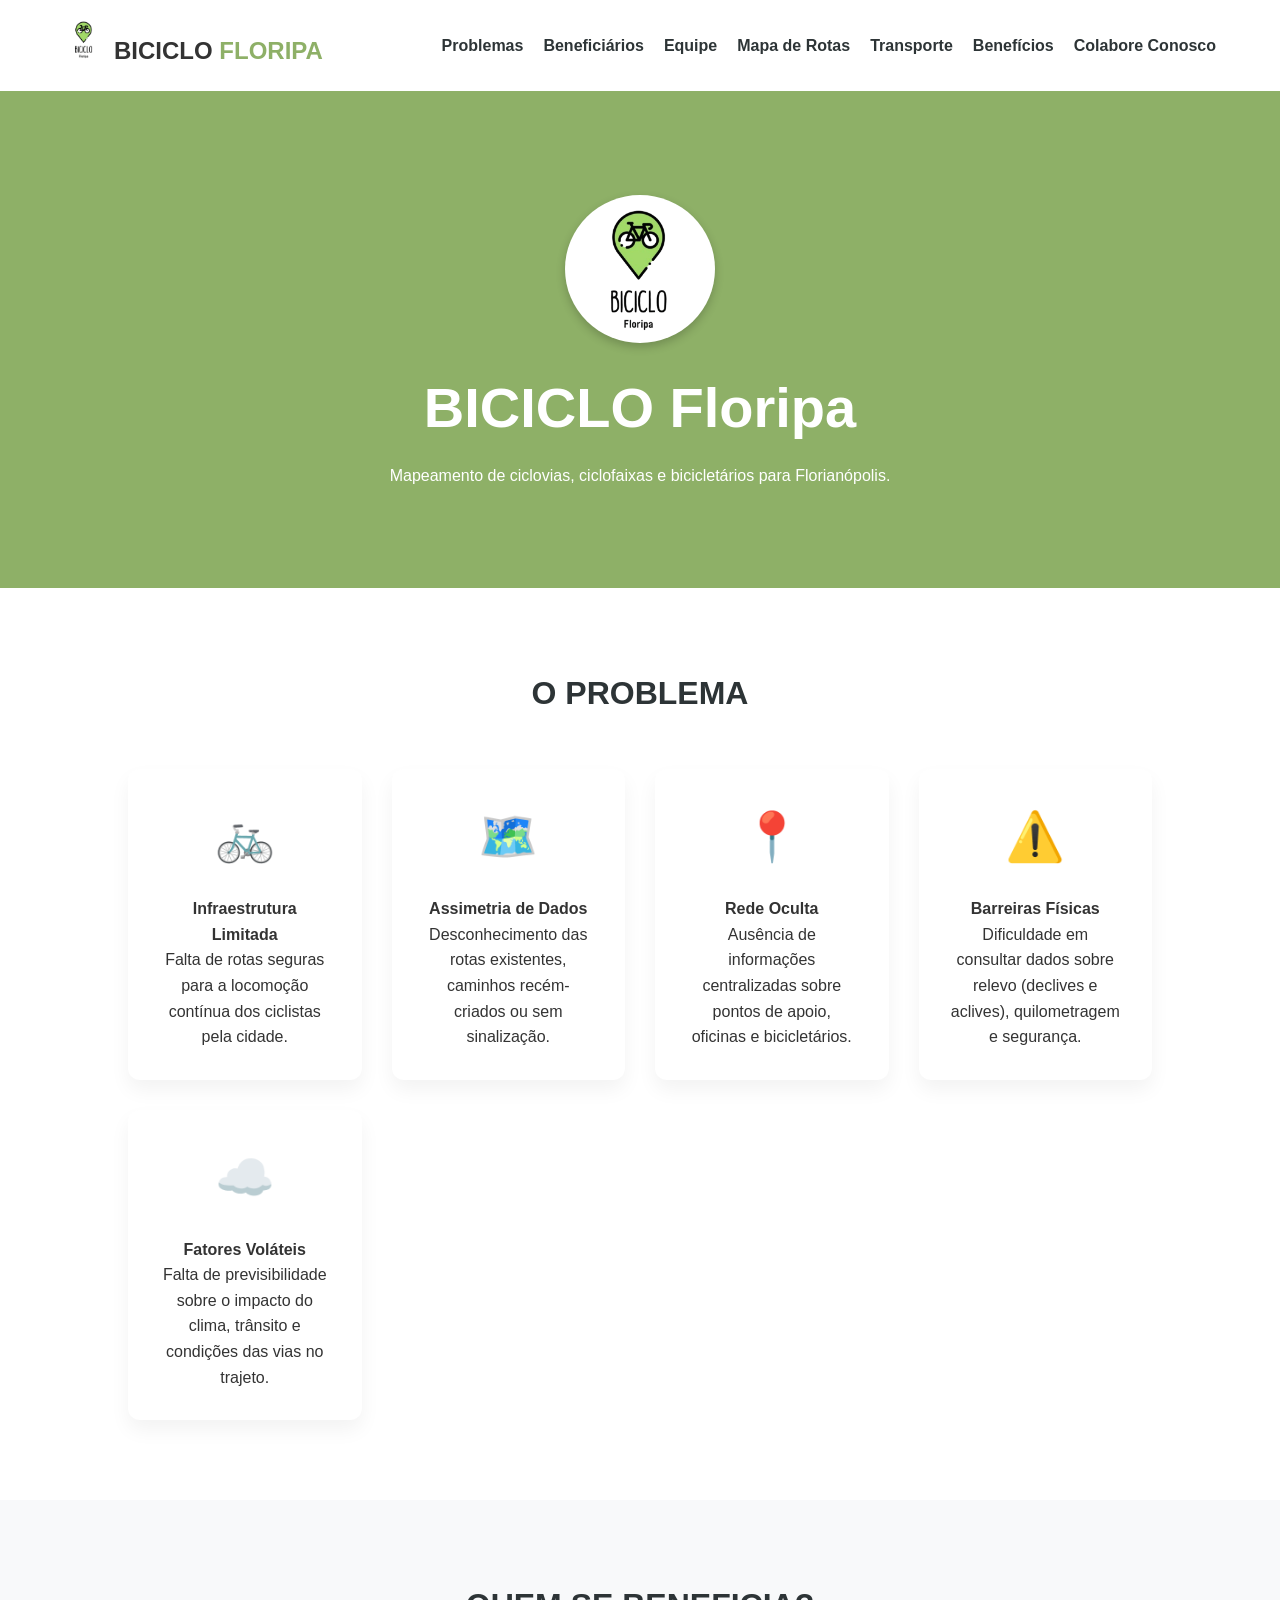
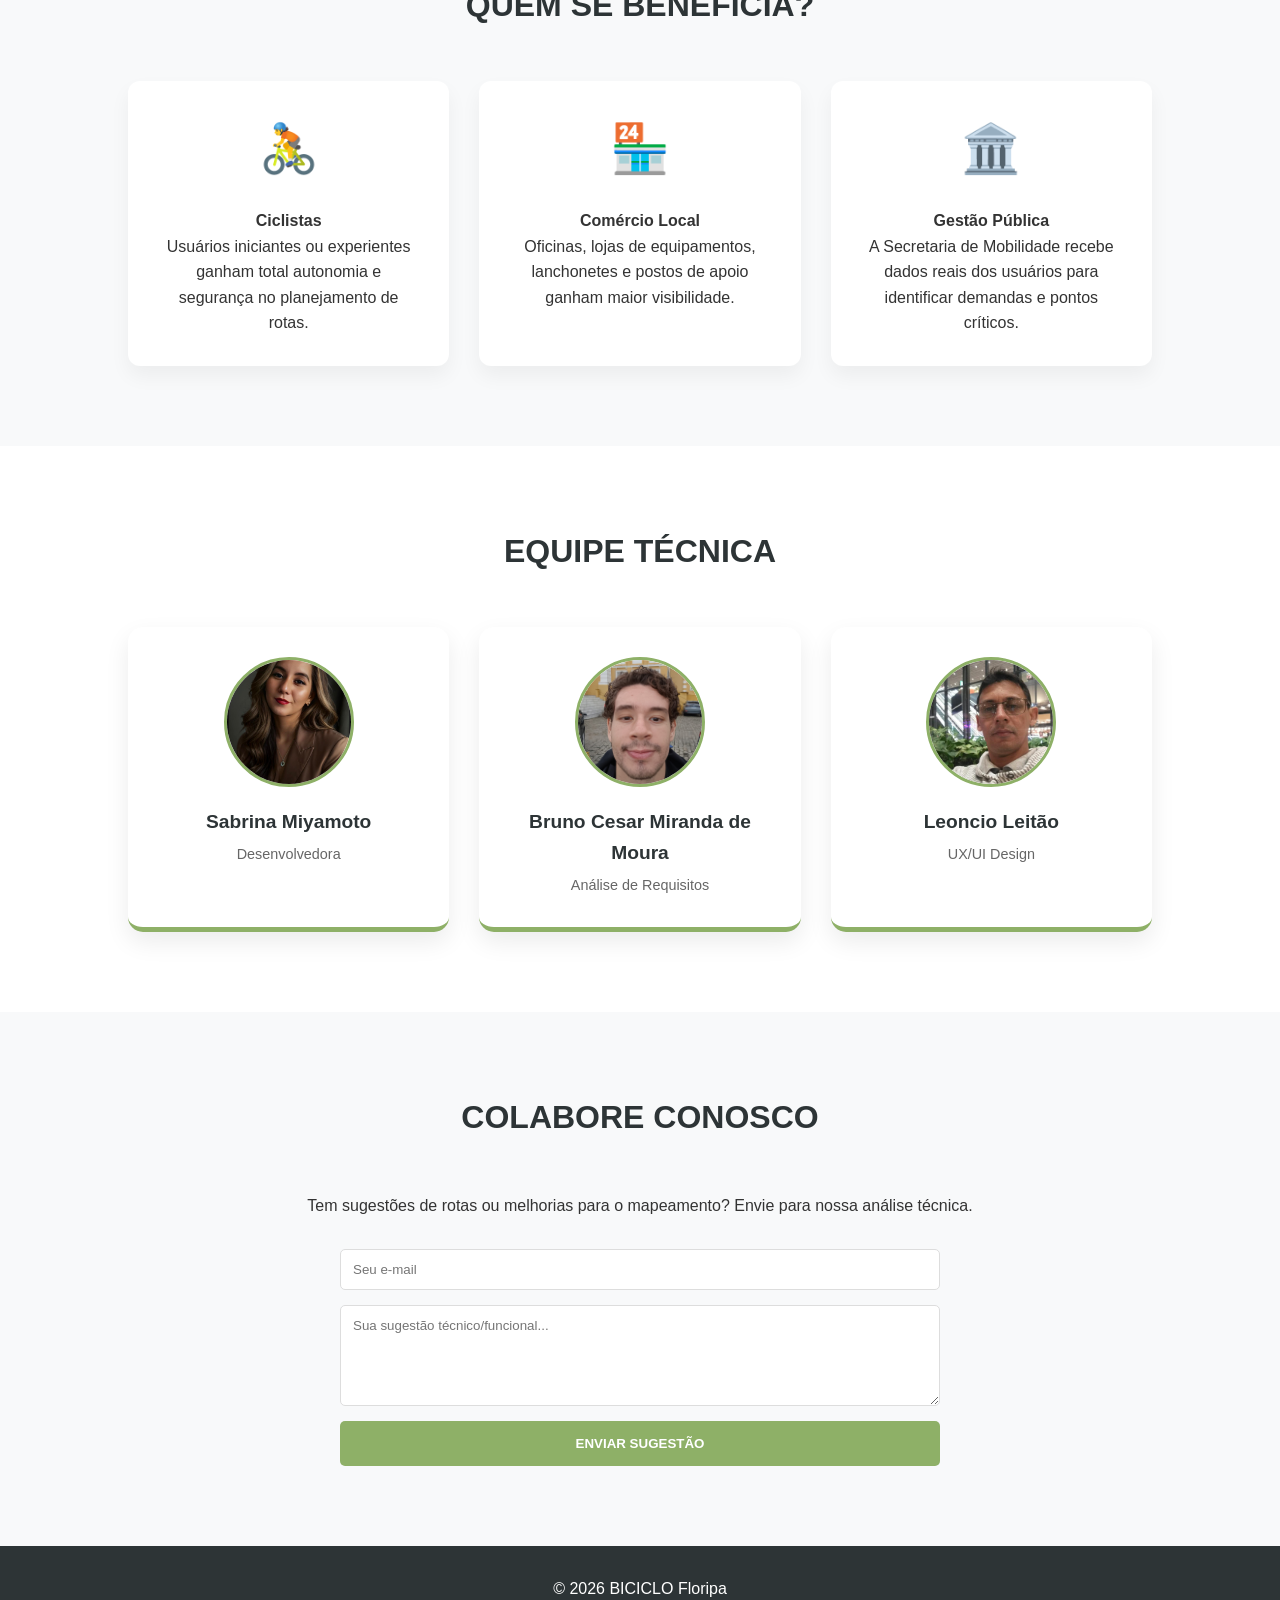
<file: index.html>
<!DOCTYPE html>
<html lang="pt-BR">
<head>
    <meta charset="UTF-8">
    <meta name="viewport" content="width=device-width, initial-scale=1.0">
    <link rel="shortcut icon" href="/img/logo.biciclo.png" type="image/x-icon">
    <title>BICICLO Floripa | MVP</title>
    <link rel="stylesheet" href="index.css">
    <link rel="preconnect" href="https://fonts.googleapis.com">
    <link rel="preconnect" href="https://fonts.gstatic.com" crossorigin>
    <link href="https://fonts.googleapis.com/css2?family=Montserrat:wght@400;700&display=swap" rel="stylesheet">
</head>
<body>

    <nav class="navbar">
        <div class="logo">
            <img src="/img/logo.biciclo.png" alt="Logo BICICLO Floripa" class="logo-navbar">BICICLO<span> Floripa</span>
        </div>
        <button class="menu-toggle" aria-label="Abrir menu">
            <span></span>
            <span></span>
            <span></span>
        </button>
        <ul class="nav-links">
            <li><a href="index.html#problemas">Problemas</a></li>
            <li><a href="index.html#beneficiarios">Beneficiários</a></li>
            <li><a href="index.html#colaboradores">Equipe</a></li>
            <li><a href="./rotas.html">Mapa de Rotas</a></li>
            <li><a href="./transporte.html">Transporte</a></li>
            <li><a href="./beneficios.html">Benefícios</a></li>
            <li><a href="index.html#contato">Colabore Conosco</a></li>
        </ul>
    </nav>

    <header class="hero">
        <div class="hero-content">
            <img src="/img/logo.biciclo.png" alt="Logo BICICLO Floripa" class="logo-hero">
            <h1>BICICLO Floripa</h1>
            <p>Mapeamento de ciclovias, ciclofaixas e bicicletários para Florianópolis.</p>
        </div>
    </header>

<section id="problemas" class="section-container">
    <h2>O Problema</h2>
    <div class="grid-problemas">
        <div class="item-problema">
            <span class="icon">🚲</span>
            <strong>Infraestrutura Limitada</strong>
            <p>Falta de rotas seguras para a locomoção contínua dos ciclistas pela cidade.</p>
        </div>
        <div class="item-problema">
            <span class="icon">🗺️</span>
            <strong>Assimetria de Dados</strong>
            <p>Desconhecimento das rotas existentes, caminhos recém-criados ou sem sinalização.</p>
        </div>
        <div class="item-problema">
            <span class="icon">📍</span>
            <strong>Rede Oculta</strong>
            <p>Ausência de informações centralizadas sobre pontos de apoio, oficinas e bicicletários.</p>
        </div>
        <div class="item-problema">
            <span class="icon">⚠️</span>
            <strong>Barreiras Físicas</strong>
            <p>Dificuldade em consultar dados sobre relevo (declives e aclives), quilometragem e segurança.</p>
        </div>
        <div class="item-problema" >
            <span class="icon">☁️</span>
            <strong>Fatores Voláteis</strong>
            <p>Falta de previsibilidade sobre o impacto do clima, trânsito e condições das vias no trajeto.</p>
        </div>
    </div>
</section>

<section id="beneficiarios" class="section-container bg-light">
    <h2>Quem se beneficia?</h2>
    <div class="grid-problemas">
        <div class="item-problema">
            <span class="icon">🚴</span>
            <strong>Ciclistas</strong>
            <p>Usuários iniciantes ou experientes ganham total autonomia e segurança no planejamento de rotas.</p>
        </div>
        <div class="item-problema">
            <span class="icon">🏪</span>
            <strong>Comércio Local</strong>
            <p>Oficinas, lojas de equipamentos, lanchonetes e postos de apoio ganham maior visibilidade.</p>
        </div>
        <div class="item-problema">
            <span class="icon">🏛️</span>
            <strong>Gestão Pública</strong>
            <p>A Secretaria de Mobilidade recebe dados reais dos usuários para identificar demandas e pontos críticos.</p>
        </div>
    </div>
</section>

    <section id="colaboradores" class="section-container">
        <h2>Equipe Técnica</h2>
        <div class="grid-colaboradores">
            <div class="card-colaborador">
                <div class="foto-colaborador">
                    <img src="/img/foto.jpg" alt="Foto Sabrina">
                </div>
                <strong>Sabrina Miyamoto</strong>
                <p>Desenvolvedora</p>
            </div>
            <div class="card-colaborador">
                <div class="foto-colaborador">
                    <img src="/img/WhatsApp Image 2026-04-28 at 19.31.24.jpeg" alt="Foto Colaborador 2">
                </div>
                <strong>Bruno Cesar Miranda de Moura</strong>
                <p>Análise de Requisitos</p>
            </div>
            <div class="card-colaborador">
                <div class="foto-colaborador">
                    <img src="/img/WhatsApp Image 2026-04-27 at 21.43.38.jpeg" alt="Leoncio">
                </div>
                <strong>Leoncio Leitão</strong>
                <p>UX/UI Design</p>
            </div>
        </div>
    </section>

    <section id="contato" class="section-container bg-light">
        <h2>Colabore Conosco</h2>
        <p style="text-align: center; margin-bottom: 30px;">Tem sugestões de rotas ou melhorias para o mapeamento? Envie para nossa análise técnica.</p>
        <form action="https://formspree.io/f/mrernkwe" method="POST" class="form-contato">
            <input type="email" name="email" placeholder="Seu e-mail" required>
            <textarea name="mensagem" placeholder="Sua sugestão técnico/funcional..." rows="5" required></textarea>
            <button type="submit" class="btn-enviar">Enviar Sugestão</button>
        </form>
    </section>

    <footer>
        <p>&copy; 2026 BICICLO Floripa</p>      
    </footer>

    <script>
        const menuToggle = document.querySelector('.menu-toggle');
        const navMenu = document.querySelector('.nav-links');
        menuToggle.addEventListener('click', () => {
            menuToggle.classList.toggle('open');
            navMenu.classList.toggle('active');
        });
        document.querySelectorAll('.nav-links a').forEach(link => {
            link.addEventListener('click', () => {
                menuToggle.classList.remove('open');
                navMenu.classList.remove('active');
            });
        });
    </script>
</body>
</html>
</file>
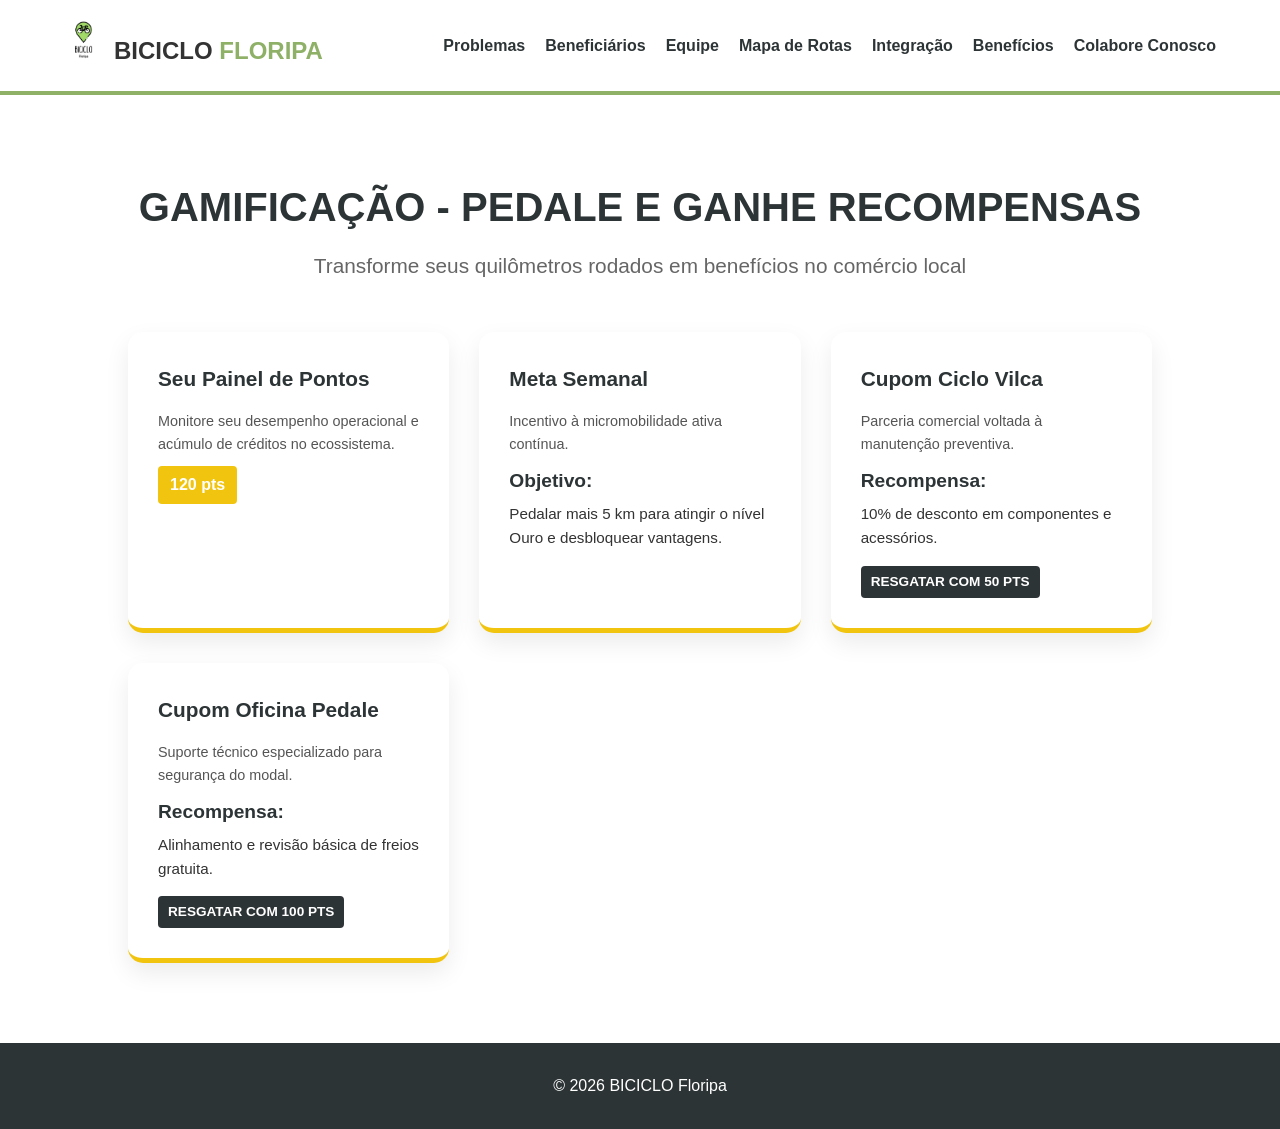
<file: beneficios.html>
<!DOCTYPE html>
<html lang="pt-BR">
<head>
    <meta charset="UTF-8">
    <meta name="viewport" content="width=device-width, initial-scale=1.0">
    <title>BICICLO | Sistema de Recompensas</title>
    <link rel="stylesheet" href="index.css">
</head>
<body>

    <nav class="navbar">
        <div class="logo"><img src="/img/logo.biciclo.png" alt="Logo BICICLO Floripa" class="logo-navbar">BICICLO<span> Floripa</span></div>
        <button class="menu-toggle" aria-label="Abrir menu">
            <span></span>
            <span></span>
            <span></span>
        </button>
        <ul>
            <li><a href="index.html#problemas">Problemas</a></li>
            <li><a href="index.html#beneficiarios">Beneficiários</a></li>
            <li><a href="index.html#colaboradores">Equipe</a></li>
            <li><a href="rotas.html">Mapa de Rotas</a></li>
            <li><a href="transporte.html">Integração</a></li>
            <li><a href="beneficios.html">Benefícios</a></li>
            <li><a href="index.html#contato">Colabore Conosco</a></li>
        </ul>
    </nav>

    <div class="content-container" style="padding: 80px 10%;">
        <h1 style="text-align: center; margin-bottom: 10px; font-size: 2.5rem; text-transform: uppercase; color: #2d3436;">Gamificação - Pedale e Ganhe Recompensas</h1>
        <h2 style="text-align: center; margin-bottom: 50px; font-size: 1.3rem; color: #666; text-transform: none; font-weight: 400;">Transforme seus quilômetros rodados em benefícios no comércio local</h2>

        <div class="grid-colaboradores">
            <div class="card-colaborador" style="border-bottom: 5px solid #f1c40f; text-align: left;">
                <strong style="font-size: 1.3rem; color: #2d3436;">Seu Painel de Pontos</strong>
                <p style="margin: 15px 0 10px; color: #555;">Monitore seu desempenho operacional e acúmulo de créditos no ecossistema.</p>
                <span style="background: #f1c40f; color: #fff; padding: 6px 12px; border-radius: 4px; font-weight: bold; font-size: 1rem; display: inline-block;">120 pts</span>
            </div>
            <div class="card-colaborador" style="border-bottom: 5px solid #f1c40f; text-align: left;">
                <strong style="font-size: 1.3rem; color: #2d3436;">Meta Semanal</strong>
                <p style="margin: 15px 0 10px; color: #555;">Incentivo à micromobilidade ativa contínua.</p>
                <p style="font-size: 0.95rem; color: #333;"><strong>Objetivo:</strong> Pedalar mais 5 km para atingir o nível Ouro e desbloquear vantagens.</p>
            </div>
            <div class="card-colaborador" style="border-bottom: 5px solid #f1c40f; text-align: left;">
                <strong style="font-size: 1.3rem; color: #2d3436;">Cupom Ciclo Vilca</strong>
                <p style="margin: 15px 0 10px; color: #555;">Parceria comercial voltada à manutenção preventiva.</p>
                <p style="margin-bottom: 15px; font-size: 0.95rem; color: #333;"><strong>Recompensa:</strong> 10% de desconto em componentes e acessórios.</p>
                <span style="background: #2d3436; color: #fff; padding: 5px 10px; border-radius: 4px; font-weight: bold; font-size: 0.85rem; display: inline-block; text-transform: uppercase;">Resgatar com 50 pts</span>
            </div>
            <div class="card-colaborador" style="border-bottom: 5px solid #f1c40f; text-align: left;">
                <strong style="font-size: 1.3rem; color: #2d3436;">Cupom Oficina Pedale</strong>
                <p style="margin: 15px 0 10px; color: #555;">Suporte técnico especializado para segurança do modal.</p>
                <p style="margin-bottom: 15px; font-size: 0.95rem; color: #333;"><strong>Recompensa:</strong> Alinhamento e revisão básica de freios gratuita.</p>
                <span style="background: #2d3436; color: #fff; padding: 5px 10px; border-radius: 4px; font-weight: bold; font-size: 0.85rem; display: inline-block; text-transform: uppercase;">Resgatar com 100 pts</span>
            </div>
        </div>
    </div>

    <footer>
        <p>&copy; 2026 BICICLO Floripa</p>
    </footer>

    <script>
        const menuToggle = document.querySelector('.menu-toggle');
        const navMenu = document.querySelector('.navbar ul');
        menuToggle.addEventListener('click', () => {
            menuToggle.classList.toggle('open');
            navMenu.classList.toggle('active');
        });
        document.querySelectorAll('.navbar ul li a').forEach(link => {
            link.addEventListener('click', () => {
                menuToggle.classList.remove('open');
                navMenu.classList.remove('active');
            });
        });
    </script>
</body>
</html>
</file>
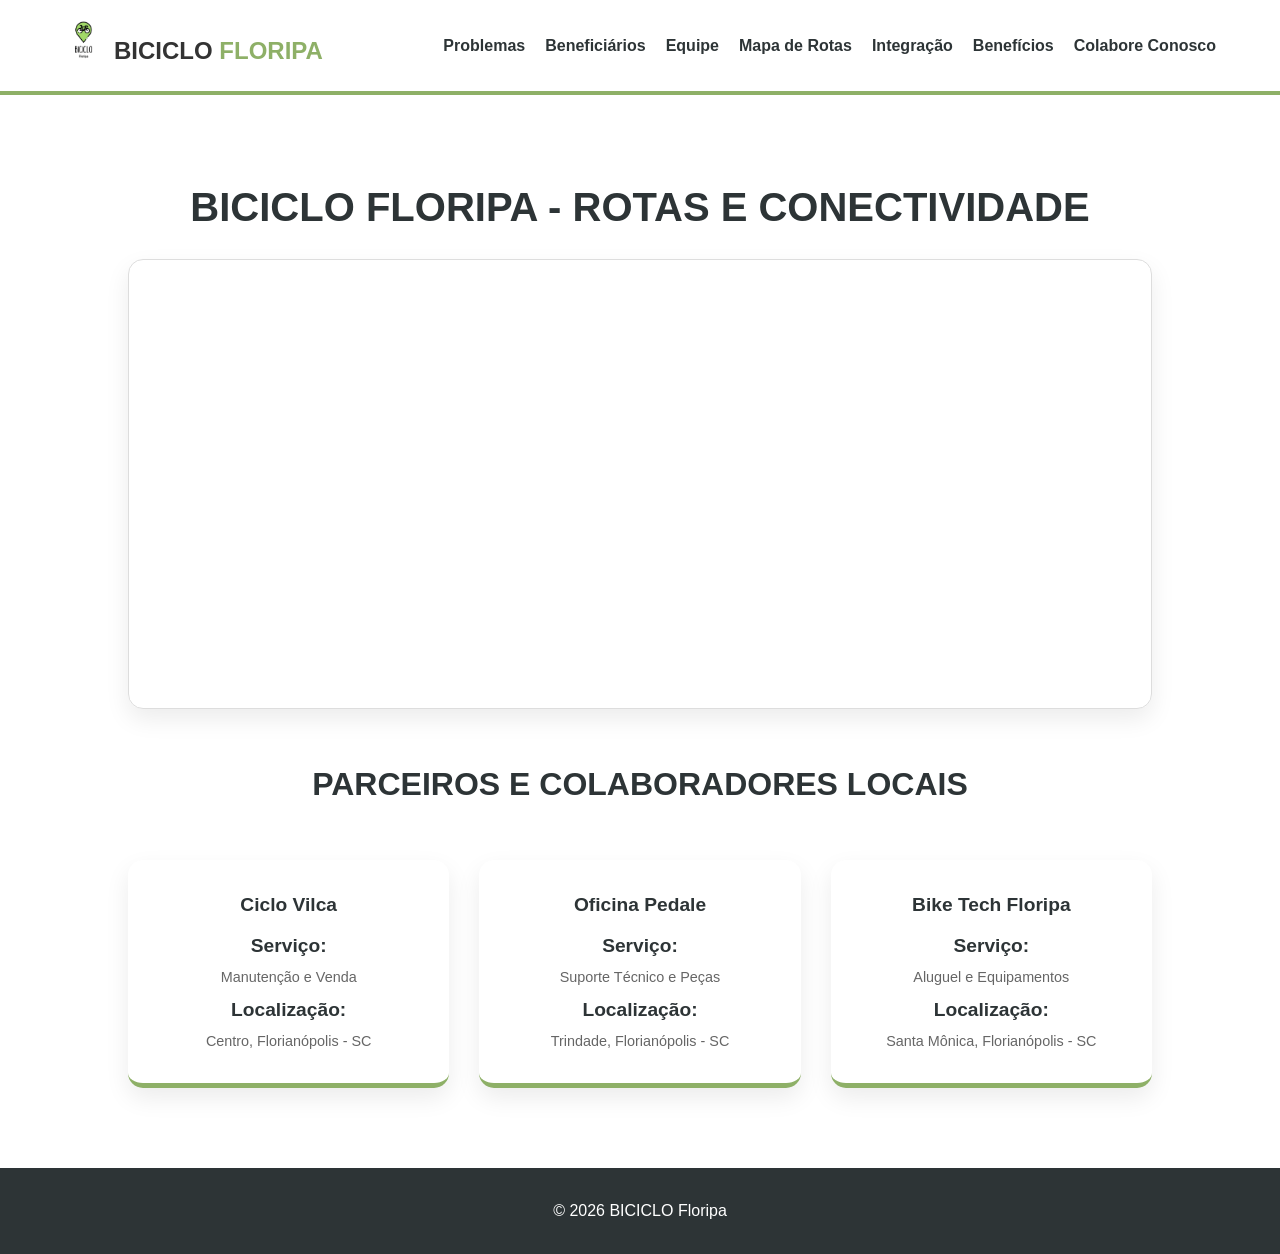
<file: rotas.html>
<!DOCTYPE html>
<html lang="pt-BR">
<head>
    <meta charset="UTF-8">
    <meta name="viewport" content="width=device-width, initial-scale=1.0">
    <title>Biciclo - Rotas e Parceiros</title>
    <link rel="stylesheet" href="index.css">
</head>
<body>

    <nav class="navbar">
        <div class="logo"><img src="/img/logo.biciclo.png" alt="Logo BICICLO Floripa" class="logo-navbar">BICICLO<span> Floripa</span></div>
        <button class="menu-toggle" aria-label="Abrir menu">
            <span></span>
            <span></span>
            <span></span>
        </button>
        <ul>
            <li><a href="index.html#problemas">Problemas</a></li>
            <li><a href="index.html#beneficiarios">Beneficiários</a></li>
            <li><a href="index.html#colaboradores">Equipe</a></li>
            <li><a href="rotas.html">Mapa de Rotas</a></li>
            <li><a href="transporte.html">Integração</a></li>
            <li><a href="beneficios.html">Benefícios</a></li>
            <li><a href="index.html#contato">Colabore Conosco</a></li>
        </ul>
    </nav>

    <div class="content-container" style="padding: 80px 10%;">
        <h1 style="text-align: center; margin-bottom: 20px; font-size: 2.5rem; text-transform: uppercase; color: #2d3436;">BICICLO Floripa - Rotas e Conectividade</h1>
        
        <div style="width: 100%; height: 450px; margin-bottom: 50px; border-radius: 15px; overflow: hidden; box-shadow: 0 10px 25px rgba(0,0,0,0.08); border: 1px solid #ddd;">
            <iframe src="https://www.openstreetmap.org/export/embed.html?bbox=-48.5350%2C-27.6100%2C-48.4950%2C-27.5800&amp;layer=mapnik&amp;marker=-27.5948%2C-48.5146" style="width: 100%; height: 100%; border: none;"></iframe>
        </div>

        <h2 style="text-align: center; margin-bottom: 50px; font-size: 2rem; color: #2d3436; text-transform: uppercase;">Parceiros e Colaboradores Locais</h2>
        <div class="grid-colaboradores">
            <div class="card-colaborador">
                <strong>Ciclo Vilca</strong>
                <p style="margin: 10px 0 5px;"><strong>Serviço:</strong> Manutenção e Venda</p>
                <p><strong>Localização:</strong> Centro, Florianópolis - SC</p>
            </div>
            <div class="card-colaborador">
                <strong>Oficina Pedale</strong>
                <p style="margin: 10px 0 5px;"><strong>Serviço:</strong> Suporte Técnico e Peças</p>
                <p><strong>Localização:</strong> Trindade, Florianópolis - SC</p>
            </div>
            <div class="card-colaborador">
                <strong>Bike Tech Floripa</strong>
                <p style="margin: 10px 0 5px;"><strong>Serviço:</strong> Aluguel e Equipamentos</p>
                <p><strong>Localização:</strong> Santa Mônica, Florianópolis - SC</p>
            </div>
        </div>
    </div>

    <footer>
        <p>&copy; 2026 BICICLO Floripa</p>
    </footer>

    <script>
        const menuToggle = document.querySelector('.menu-toggle');
        const navMenu = document.querySelector('.navbar ul');
        menuToggle.addEventListener('click', () => {
            menuToggle.classList.toggle('open');
            navMenu.classList.toggle('active');
        });
        document.querySelectorAll('.navbar ul li a').forEach(link => {
            link.addEventListener('click', () => {
                menuToggle.classList.remove('open');
                navMenu.classList.remove('active');
            });
        });
    </script>
</body>
</html>
</file>
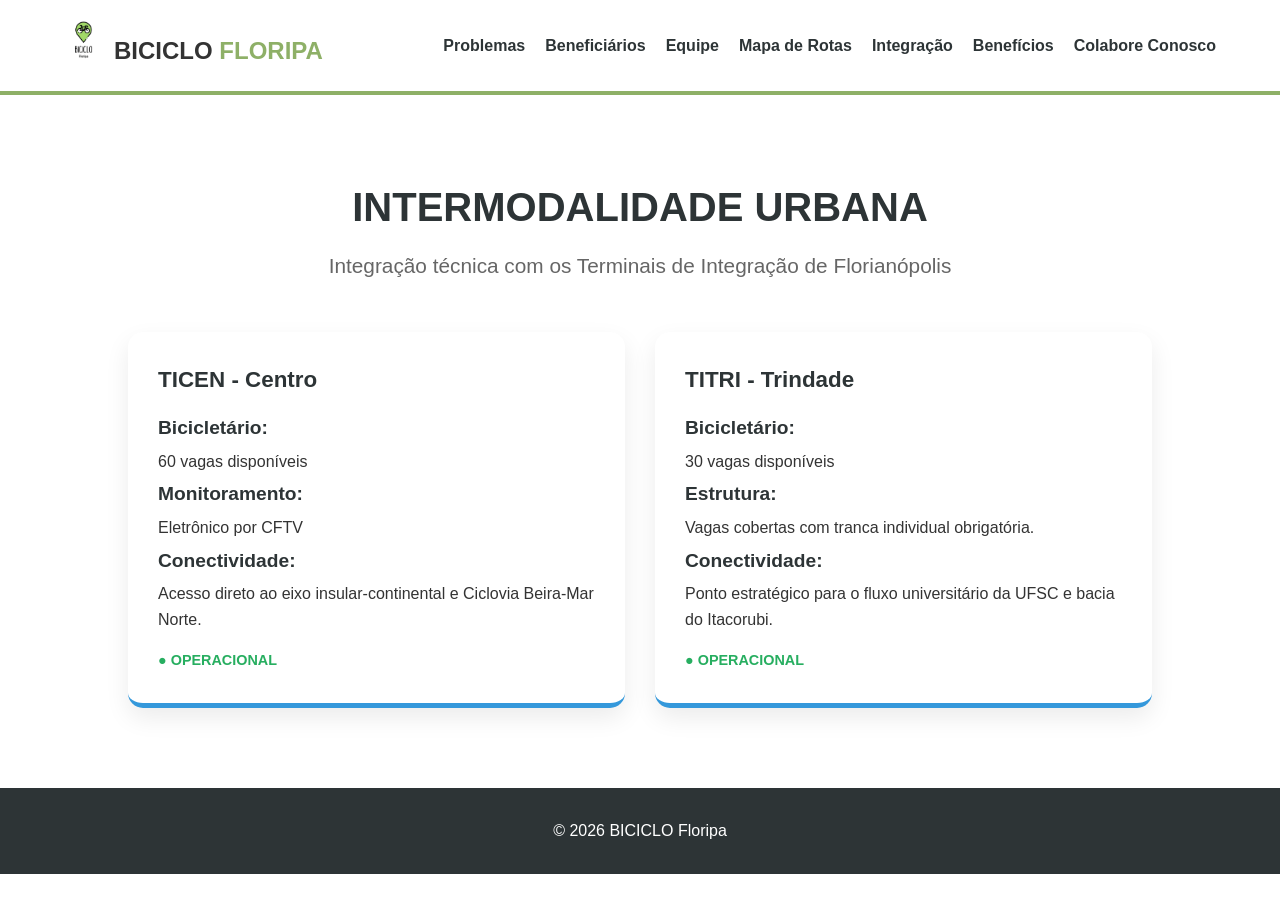
<file: transporte.html>
<!DOCTYPE html>
<html lang="pt-BR">
<head>
    <meta charset="UTF-8">
    <meta name="viewport" content="width=device-width, initial-scale=1.0">
    <title>BICICLO | Integração de Modais</title>
    <link rel="stylesheet" href="index.css">
</head>
<body>

    <nav class="navbar">
        <div class="logo"><img src="/img/logo.biciclo.png" alt="Logo BICICLO Floripa" class="logo-navbar">BICICLO<span> Floripa</span></div>
        <button class="menu-toggle" aria-label="Abrir menu">
            <span></span>
            <span></span>
            <span></span>
        </button>
        <ul>
            <li><a href="index.html#problemas">Problemas</a></li>
            <li><a href="index.html#beneficiarios">Beneficiários</a></li>
            <li><a href="index.html#colaboradores">Equipe</a></li>
            <li><a href="rotas.html">Mapa de Rotas</a></li>
            <li><a href="transporte.html">Integração</a></li>
            <li><a href="beneficios.html">Benefícios</a></li>
            <li><a href="index.html#contato">Colabore Conosco</a></li>
        </ul>
    </nav>

    <div class="content-container" style="padding: 80px 10%;">
        <h1 style="text-align: center; margin-bottom: 10px; font-size: 2.5rem; text-transform: uppercase; color: #2d3436;">Intermodalidade Urbana</h1>
        <h2 style="text-align: center; margin-bottom: 50px; font-size: 1.3rem; color: #666; text-transform: none; font-weight: 400;">Integração técnica com os Terminais de Integração de Florianópolis</h2>

        <div class="grid-colaboradores">
            <div class="card-colaborador" style="border-bottom: 5px solid #3498db; text-align: left;">
                <strong style="font-size: 1.4rem; color: #2d3436;">TICEN - Centro</strong>
                <p style="margin: 15px 0 5px; font-size: 1rem; color: #333;"><strong>Bicicletário:</strong> 60 vagas disponíveis</p>
                <p style="margin-bottom: 5px; font-size: 1rem; color: #333;"><strong>Monitoramento:</strong> Eletrônico por CFTV</p>
                <p style="margin-bottom: 15px; font-size: 1rem; color: #333;"><strong>Conectividade:</strong> Acesso direto ao eixo insular-continental e Ciclovia Beira-Mar Norte.</p>
                <span style="color: #27ae60; font-weight: bold; font-size: 0.9rem; text-transform: uppercase;">● Operacional</span>
            </div>
            <div class="card-colaborador" style="border-bottom: 5px solid #3498db; text-align: left;">
                <strong style="font-size: 1.4rem; color: #2d3436;">TITRI - Trindade</strong>
                <p style="margin: 15px 0 5px; font-size: 1rem; color: #333;"><strong>Bicicletário:</strong> 30 vagas disponíveis</p>
                <p style="margin-bottom: 5px; font-size: 1rem; color: #333;"><strong>Estrutura:</strong> Vagas cobertas com tranca individual obrigatória.</p>
                <p style="margin-bottom: 15px; font-size: 1rem; color: #333;"><strong>Conectividade:</strong> Ponto estratégico para o fluxo universitário da UFSC e bacia do Itacorubi.</p>
                <span style="color: #27ae60; font-weight: bold; font-size: 0.9rem; text-transform: uppercase;">● Operacional</span>
            </div>
        </div>
    </div>

    <footer>
        <p>&copy; 2026 BICICLO Floripa</p>
    </footer>

    <script>
        const menuToggle = document.querySelector('.menu-toggle');
        const navMenu = document.querySelector('.navbar ul');
        menuToggle.addEventListener('click', () => {
            menuToggle.classList.toggle('open');
            navMenu.classList.toggle('active');
        });
        document.querySelectorAll('.navbar ul li a').forEach(link => {
            link.addEventListener('click', () => {
                menuToggle.classList.remove('open');
                navMenu.classList.remove('active');
            });
        });
    </script>
</body>
</html>
</file>
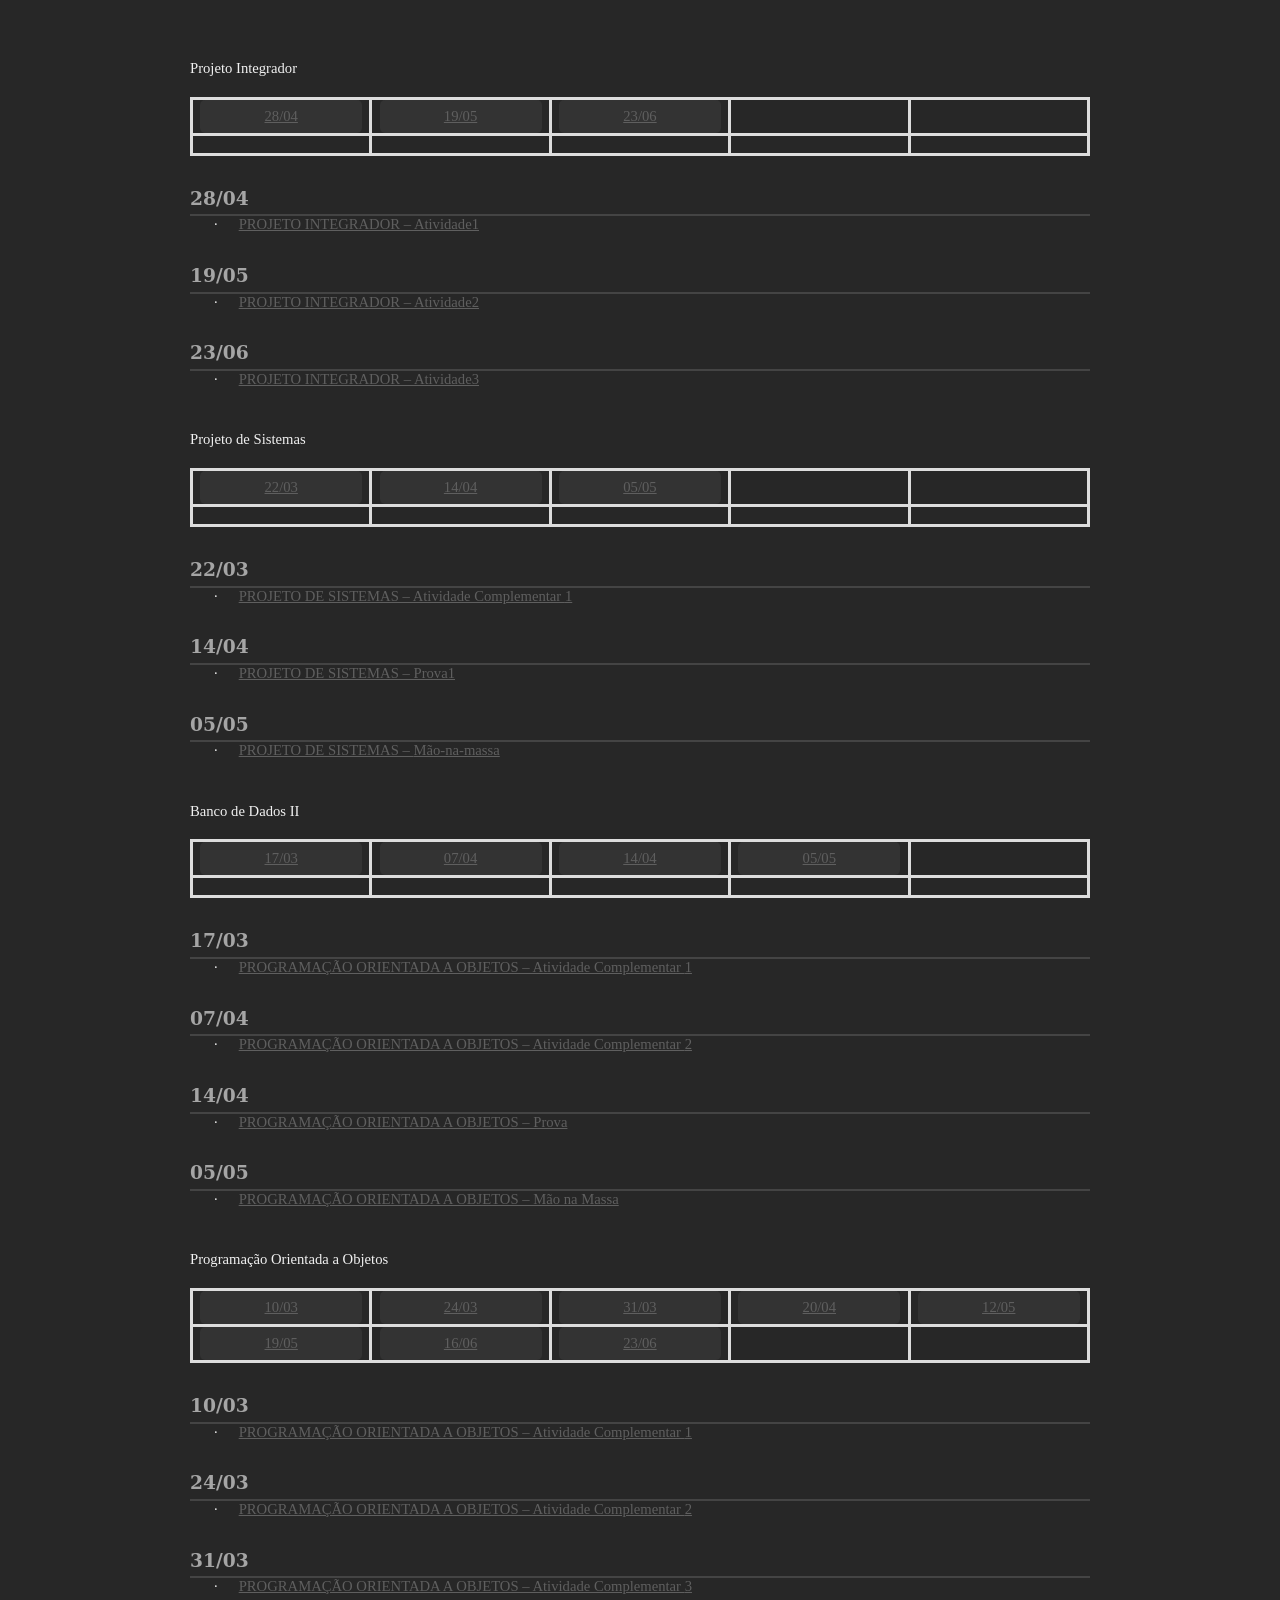
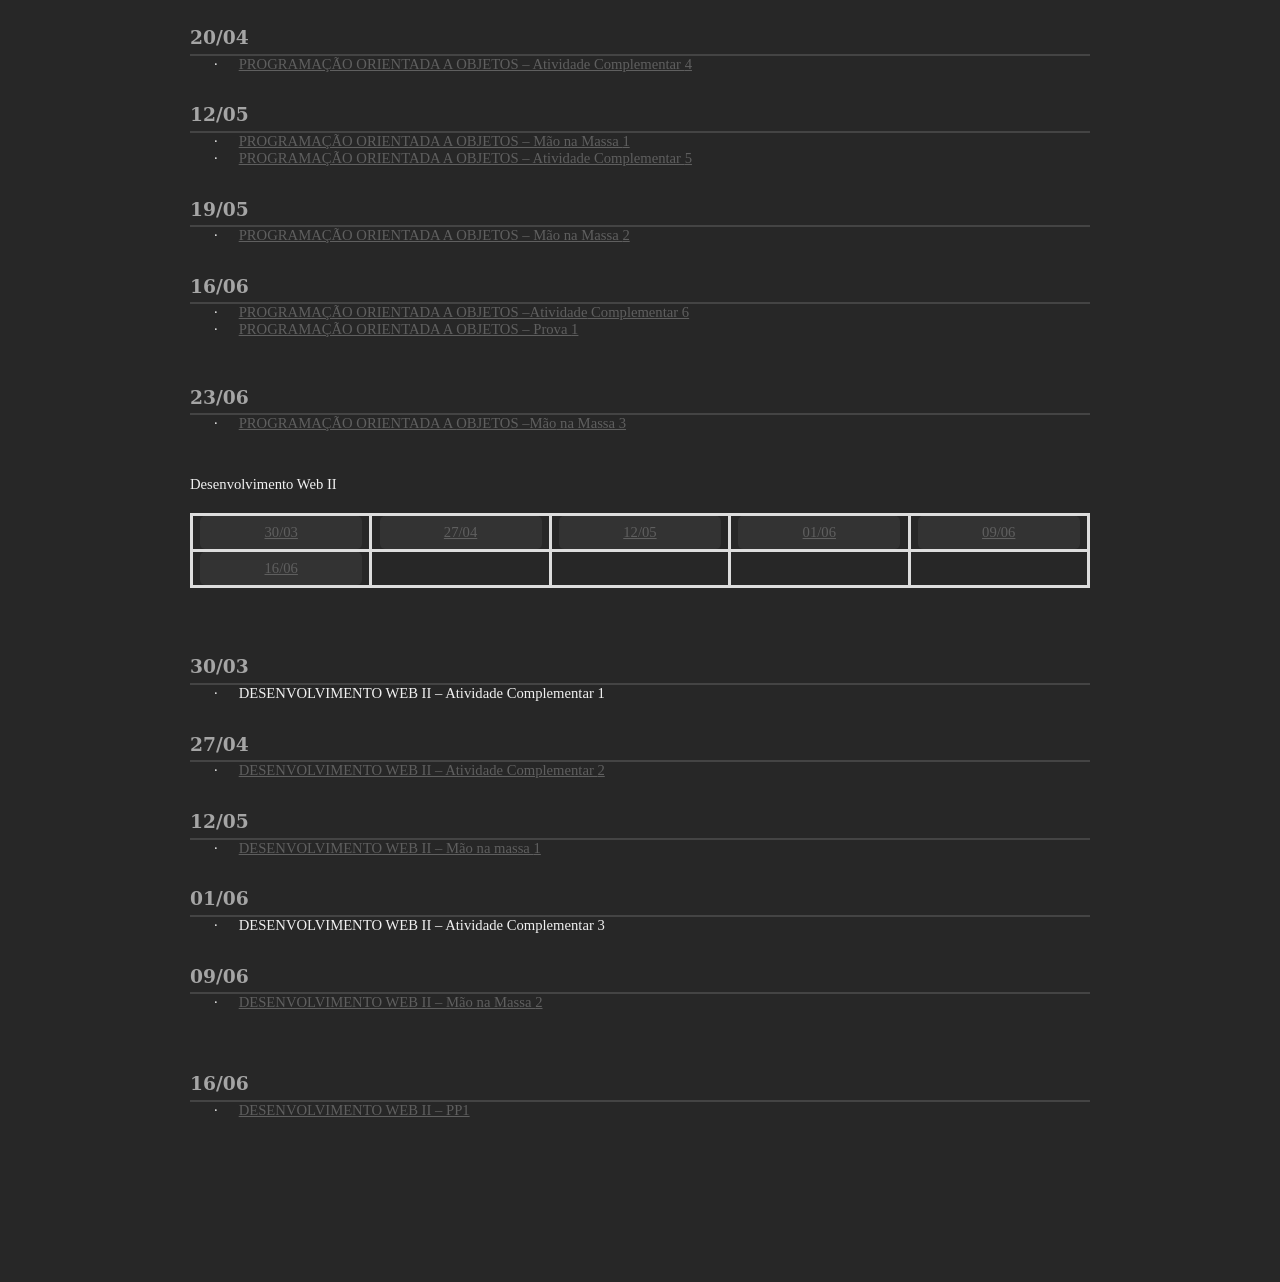
<file: img/CRONOGRAMA.htm.html>
<html xmlns:v="urn:schemas-microsoft-com:vml"
xmlns:o="urn:schemas-microsoft-com:office:office"
xmlns:w="urn:schemas-microsoft-com:office:word"
xmlns:m="http://schemas.microsoft.com/office/2004/12/omml"
xmlns="http://www.w3.org/TR/REC-html40">

<head>
<style>
body {
    background-color: #272727;
    font-family: Arial, Helvetica, sans-serif;
    font-size: 16px;
    color: #f1f1f1;
    margin: 0;
    padding: 0;
}

/* Container central */
.Section1 {
    max-width: 900px;
    margin: 40px auto; /* centraliza */
    padding: 20px;
}

/* Títulos */
h1 {
    color: #ffffff;
    margin-top: 30px;
    font-size: 22px;
    border-bottom: 2px solid #444;
    padding-bottom: 5px;
}

/* Parágrafos */
p {
    line-height: 1.6;
}

/* Links */
a {
    color: #4da6ff;
    text-decoration: none;
}

a:hover {
    text-decoration: underline;
}

/* Tabelas */
table {
    width: 100%;
    border-collapse: collapse;
    margin: 20px 0;
}

td {
    padding: 10px;
    border: 1px solid #555;
    text-align: center;
}

td a {
    display: block;
    padding: 8px;
    background-color: #333;
    border-radius: 5px;
}

td a:hover {
    background-color: #444;
}
</style>
<meta http-equiv=Content-Type content="text/html; charset=utf-8">
<meta name=ProgId content=Word.Document>
<meta name=Generator content="Microsoft Word 12">
<meta name=Originator content="Microsoft Word 12">
<link rel=File-List href="CRONOGRAMA_arquivos/filelist.xml">
<!--[if gte mso 9]><xml>
 <o:DocumentProperties>
  <o:Author>user</o:Author>
  <o:LastAuthor>user</o:LastAuthor>
  <o:Revision>2</o:Revision>
  <o:TotalTime>203</o:TotalTime>
  <o:LastPrinted>2026-04-16T01:16:00Z</o:LastPrinted>
  <o:Created>2026-04-16T01:19:00Z</o:Created>
  <o:LastSaved>2026-04-16T01:19:00Z</o:LastSaved>
  <o:Pages>3</o:Pages>
  <o:Words>640</o:Words>
  <o:Characters>3462</o:Characters>
  <o:Lines>28</o:Lines>
  <o:Paragraphs>8</o:Paragraphs>
  <o:CharactersWithSpaces>4094</o:CharactersWithSpaces>
  <o:Version>12.00</o:Version>
 </o:DocumentProperties>
</xml><![endif]-->
<link rel=themeData href="CRONOGRAMA_arquivos/themedata.thmx">
<link rel=colorSchemeMapping href="CRONOGRAMA_arquivos/colorschememapping.xml">
<!--[if gte mso 9]><xml>
 <w:WordDocument>
  <w:SpellingState>Clean</w:SpellingState>
  <w:GrammarState>Clean</w:GrammarState>
  <w:TrackMoves>false</w:TrackMoves>
  <w:TrackFormatting/>
  <w:HyphenationZone>21</w:HyphenationZone>
  <w:PunctuationKerning/>
  <w:DrawingGridHorizontalSpacing>5,5 pt</w:DrawingGridHorizontalSpacing>
  <w:DisplayHorizontalDrawingGridEvery>2</w:DisplayHorizontalDrawingGridEvery>
  <w:ValidateAgainstSchemas/>
  <w:SaveIfXMLInvalid>false</w:SaveIfXMLInvalid>
  <w:IgnoreMixedContent>false</w:IgnoreMixedContent>
  <w:AlwaysShowPlaceholderText>false</w:AlwaysShowPlaceholderText>
  <w:DoNotPromoteQF/>
  <w:LidThemeOther>PT-BR</w:LidThemeOther>
  <w:LidThemeAsian>X-NONE</w:LidThemeAsian>
  <w:LidThemeComplexScript>X-NONE</w:LidThemeComplexScript>
  <w:Compatibility>
   <w:BreakWrappedTables/>
   <w:SnapToGridInCell/>
   <w:WrapTextWithPunct/>
   <w:UseAsianBreakRules/>
   <w:DontGrowAutofit/>
   <w:SplitPgBreakAndParaMark/>
   <w:DontVertAlignCellWithSp/>
   <w:DontBreakConstrainedForcedTables/>
   <w:DontVertAlignInTxbx/>
   <w:Word11KerningPairs/>
   <w:CachedColBalance/>
  </w:Compatibility>
  <w:BrowserLevel>MicrosoftInternetExplorer4</w:BrowserLevel>
  <m:mathPr>
   <m:mathFont m:val="Cambria Math"/>
   <m:brkBin m:val="before"/>
   <m:brkBinSub m:val="--"/>
   <m:smallFrac m:val="off"/>
   <m:dispDef/>
   <m:lMargin m:val="0"/>
   <m:rMargin m:val="0"/>
   <m:defJc m:val="centerGroup"/>
   <m:wrapIndent m:val="1440"/>
   <m:intLim m:val="subSup"/>
   <m:naryLim m:val="undOvr"/>
  </m:mathPr></w:WordDocument>
</xml><![endif]--><!--[if gte mso 9]><xml>
 <w:LatentStyles DefLockedState="false" DefUnhideWhenUsed="true"
  DefSemiHidden="true" DefQFormat="false" DefPriority="99"
  LatentStyleCount="267">
  <w:LsdException Locked="false" Priority="0" SemiHidden="false"
   UnhideWhenUsed="false" QFormat="true" Name="Normal"/>
  <w:LsdException Locked="false" Priority="9" SemiHidden="false"
   UnhideWhenUsed="false" QFormat="true" Name="heading 1"/>
  <w:LsdException Locked="false" Priority="9" QFormat="true" Name="heading 2"/>
  <w:LsdException Locked="false" Priority="9" QFormat="true" Name="heading 3"/>
  <w:LsdException Locked="false" Priority="9" QFormat="true" Name="heading 4"/>
  <w:LsdException Locked="false" Priority="9" QFormat="true" Name="heading 5"/>
  <w:LsdException Locked="false" Priority="9" QFormat="true" Name="heading 6"/>
  <w:LsdException Locked="false" Priority="9" QFormat="true" Name="heading 7"/>
  <w:LsdException Locked="false" Priority="9" QFormat="true" Name="heading 8"/>
  <w:LsdException Locked="false" Priority="9" QFormat="true" Name="heading 9"/>
  <w:LsdException Locked="false" Priority="39" Name="toc 1"/>
  <w:LsdException Locked="false" Priority="39" Name="toc 2"/>
  <w:LsdException Locked="false" Priority="39" Name="toc 3"/>
  <w:LsdException Locked="false" Priority="39" Name="toc 4"/>
  <w:LsdException Locked="false" Priority="39" Name="toc 5"/>
  <w:LsdException Locked="false" Priority="39" Name="toc 6"/>
  <w:LsdException Locked="false" Priority="39" Name="toc 7"/>
  <w:LsdException Locked="false" Priority="39" Name="toc 8"/>
  <w:LsdException Locked="false" Priority="39" Name="toc 9"/>
  <w:LsdException Locked="false" Priority="35" QFormat="true" Name="caption"/>
  <w:LsdException Locked="false" Priority="10" SemiHidden="false"
   UnhideWhenUsed="false" QFormat="true" Name="Title"/>
  <w:LsdException Locked="false" Priority="1" Name="Default Paragraph Font"/>
  <w:LsdException Locked="false" Priority="11" SemiHidden="false"
   UnhideWhenUsed="false" QFormat="true" Name="Subtitle"/>
  <w:LsdException Locked="false" Priority="22" SemiHidden="false"
   UnhideWhenUsed="false" QFormat="true" Name="Strong"/>
  <w:LsdException Locked="false" Priority="20" SemiHidden="false"
   UnhideWhenUsed="false" QFormat="true" Name="Emphasis"/>
  <w:LsdException Locked="false" Priority="59" SemiHidden="false"
   UnhideWhenUsed="false" Name="Table Grid"/>
  <w:LsdException Locked="false" UnhideWhenUsed="false" Name="Placeholder Text"/>
  <w:LsdException Locked="false" Priority="1" SemiHidden="false"
   UnhideWhenUsed="false" QFormat="true" Name="No Spacing"/>
  <w:LsdException Locked="false" Priority="60" SemiHidden="false"
   UnhideWhenUsed="false" Name="Light Shading"/>
  <w:LsdException Locked="false" Priority="61" SemiHidden="false"
   UnhideWhenUsed="false" Name="Light List"/>
  <w:LsdException Locked="false" Priority="62" SemiHidden="false"
   UnhideWhenUsed="false" Name="Light Grid"/>
  <w:LsdException Locked="false" Priority="63" SemiHidden="false"
   UnhideWhenUsed="false" Name="Medium Shading 1"/>
  <w:LsdException Locked="false" Priority="64" SemiHidden="false"
   UnhideWhenUsed="false" Name="Medium Shading 2"/>
  <w:LsdException Locked="false" Priority="65" SemiHidden="false"
   UnhideWhenUsed="false" Name="Medium List 1"/>
  <w:LsdException Locked="false" Priority="66" SemiHidden="false"
   UnhideWhenUsed="false" Name="Medium List 2"/>
  <w:LsdException Locked="false" Priority="67" SemiHidden="false"
   UnhideWhenUsed="false" Name="Medium Grid 1"/>
  <w:LsdException Locked="false" Priority="68" SemiHidden="false"
   UnhideWhenUsed="false" Name="Medium Grid 2"/>
  <w:LsdException Locked="false" Priority="69" SemiHidden="false"
   UnhideWhenUsed="false" Name="Medium Grid 3"/>
  <w:LsdException Locked="false" Priority="70" SemiHidden="false"
   UnhideWhenUsed="false" Name="Dark List"/>
  <w:LsdException Locked="false" Priority="71" SemiHidden="false"
   UnhideWhenUsed="false" Name="Colorful Shading"/>
  <w:LsdException Locked="false" Priority="72" SemiHidden="false"
   UnhideWhenUsed="false" Name="Colorful List"/>
  <w:LsdException Locked="false" Priority="73" SemiHidden="false"
   UnhideWhenUsed="false" Name="Colorful Grid"/>
  <w:LsdException Locked="false" Priority="60" SemiHidden="false"
   UnhideWhenUsed="false" Name="Light Shading Accent 1"/>
  <w:LsdException Locked="false" Priority="61" SemiHidden="false"
   UnhideWhenUsed="false" Name="Light List Accent 1"/>
  <w:LsdException Locked="false" Priority="62" SemiHidden="false"
   UnhideWhenUsed="false" Name="Light Grid Accent 1"/>
  <w:LsdException Locked="false" Priority="63" SemiHidden="false"
   UnhideWhenUsed="false" Name="Medium Shading 1 Accent 1"/>
  <w:LsdException Locked="false" Priority="64" SemiHidden="false"
   UnhideWhenUsed="false" Name="Medium Shading 2 Accent 1"/>
  <w:LsdException Locked="false" Priority="65" SemiHidden="false"
   UnhideWhenUsed="false" Name="Medium List 1 Accent 1"/>
  <w:LsdException Locked="false" UnhideWhenUsed="false" Name="Revision"/>
  <w:LsdException Locked="false" Priority="34" SemiHidden="false"
   UnhideWhenUsed="false" QFormat="true" Name="List Paragraph"/>
  <w:LsdException Locked="false" Priority="29" SemiHidden="false"
   UnhideWhenUsed="false" QFormat="true" Name="Quote"/>
  <w:LsdException Locked="false" Priority="30" SemiHidden="false"
   UnhideWhenUsed="false" QFormat="true" Name="Intense Quote"/>
  <w:LsdException Locked="false" Priority="66" SemiHidden="false"
   UnhideWhenUsed="false" Name="Medium List 2 Accent 1"/>
  <w:LsdException Locked="false" Priority="67" SemiHidden="false"
   UnhideWhenUsed="false" Name="Medium Grid 1 Accent 1"/>
  <w:LsdException Locked="false" Priority="68" SemiHidden="false"
   UnhideWhenUsed="false" Name="Medium Grid 2 Accent 1"/>
  <w:LsdException Locked="false" Priority="69" SemiHidden="false"
   UnhideWhenUsed="false" Name="Medium Grid 3 Accent 1"/>
  <w:LsdException Locked="false" Priority="70" SemiHidden="false"
   UnhideWhenUsed="false" Name="Dark List Accent 1"/>
  <w:LsdException Locked="false" Priority="71" SemiHidden="false"
   UnhideWhenUsed="false" Name="Colorful Shading Accent 1"/>
  <w:LsdException Locked="false" Priority="72" SemiHidden="false"
   UnhideWhenUsed="false" Name="Colorful List Accent 1"/>
  <w:LsdException Locked="false" Priority="73" SemiHidden="false"
   UnhideWhenUsed="false" Name="Colorful Grid Accent 1"/>
  <w:LsdException Locked="false" Priority="60" SemiHidden="false"
   UnhideWhenUsed="false" Name="Light Shading Accent 2"/>
  <w:LsdException Locked="false" Priority="61" SemiHidden="false"
   UnhideWhenUsed="false" Name="Light List Accent 2"/>
  <w:LsdException Locked="false" Priority="62" SemiHidden="false"
   UnhideWhenUsed="false" Name="Light Grid Accent 2"/>
  <w:LsdException Locked="false" Priority="63" SemiHidden="false"
   UnhideWhenUsed="false" Name="Medium Shading 1 Accent 2"/>
  <w:LsdException Locked="false" Priority="64" SemiHidden="false"
   UnhideWhenUsed="false" Name="Medium Shading 2 Accent 2"/>
  <w:LsdException Locked="false" Priority="65" SemiHidden="false"
   UnhideWhenUsed="false" Name="Medium List 1 Accent 2"/>
  <w:LsdException Locked="false" Priority="66" SemiHidden="false"
   UnhideWhenUsed="false" Name="Medium List 2 Accent 2"/>
  <w:LsdException Locked="false" Priority="67" SemiHidden="false"
   UnhideWhenUsed="false" Name="Medium Grid 1 Accent 2"/>
  <w:LsdException Locked="false" Priority="68" SemiHidden="false"
   UnhideWhenUsed="false" Name="Medium Grid 2 Accent 2"/>
  <w:LsdException Locked="false" Priority="69" SemiHidden="false"
   UnhideWhenUsed="false" Name="Medium Grid 3 Accent 2"/>
  <w:LsdException Locked="false" Priority="70" SemiHidden="false"
   UnhideWhenUsed="false" Name="Dark List Accent 2"/>
  <w:LsdException Locked="false" Priority="71" SemiHidden="false"
   UnhideWhenUsed="false" Name="Colorful Shading Accent 2"/>
  <w:LsdException Locked="false" Priority="72" SemiHidden="false"
   UnhideWhenUsed="false" Name="Colorful List Accent 2"/>
  <w:LsdException Locked="false" Priority="73" SemiHidden="false"
   UnhideWhenUsed="false" Name="Colorful Grid Accent 2"/>
  <w:LsdException Locked="false" Priority="60" SemiHidden="false"
   UnhideWhenUsed="false" Name="Light Shading Accent 3"/>
  <w:LsdException Locked="false" Priority="61" SemiHidden="false"
   UnhideWhenUsed="false" Name="Light List Accent 3"/>
  <w:LsdException Locked="false" Priority="62" SemiHidden="false"
   UnhideWhenUsed="false" Name="Light Grid Accent 3"/>
  <w:LsdException Locked="false" Priority="63" SemiHidden="false"
   UnhideWhenUsed="false" Name="Medium Shading 1 Accent 3"/>
  <w:LsdException Locked="false" Priority="64" SemiHidden="false"
   UnhideWhenUsed="false" Name="Medium Shading 2 Accent 3"/>
  <w:LsdException Locked="false" Priority="65" SemiHidden="false"
   UnhideWhenUsed="false" Name="Medium List 1 Accent 3"/>
  <w:LsdException Locked="false" Priority="66" SemiHidden="false"
   UnhideWhenUsed="false" Name="Medium List 2 Accent 3"/>
  <w:LsdException Locked="false" Priority="67" SemiHidden="false"
   UnhideWhenUsed="false" Name="Medium Grid 1 Accent 3"/>
  <w:LsdException Locked="false" Priority="68" SemiHidden="false"
   UnhideWhenUsed="false" Name="Medium Grid 2 Accent 3"/>
  <w:LsdException Locked="false" Priority="69" SemiHidden="false"
   UnhideWhenUsed="false" Name="Medium Grid 3 Accent 3"/>
  <w:LsdException Locked="false" Priority="70" SemiHidden="false"
   UnhideWhenUsed="false" Name="Dark List Accent 3"/>
  <w:LsdException Locked="false" Priority="71" SemiHidden="false"
   UnhideWhenUsed="false" Name="Colorful Shading Accent 3"/>
  <w:LsdException Locked="false" Priority="72" SemiHidden="false"
   UnhideWhenUsed="false" Name="Colorful List Accent 3"/>
  <w:LsdException Locked="false" Priority="73" SemiHidden="false"
   UnhideWhenUsed="false" Name="Colorful Grid Accent 3"/>
  <w:LsdException Locked="false" Priority="60" SemiHidden="false"
   UnhideWhenUsed="false" Name="Light Shading Accent 4"/>
  <w:LsdException Locked="false" Priority="61" SemiHidden="false"
   UnhideWhenUsed="false" Name="Light List Accent 4"/>
  <w:LsdException Locked="false" Priority="62" SemiHidden="false"
   UnhideWhenUsed="false" Name="Light Grid Accent 4"/>
  <w:LsdException Locked="false" Priority="63" SemiHidden="false"
   UnhideWhenUsed="false" Name="Medium Shading 1 Accent 4"/>
  <w:LsdException Locked="false" Priority="64" SemiHidden="false"
   UnhideWhenUsed="false" Name="Medium Shading 2 Accent 4"/>
  <w:LsdException Locked="false" Priority="65" SemiHidden="false"
   UnhideWhenUsed="false" Name="Medium List 1 Accent 4"/>
  <w:LsdException Locked="false" Priority="66" SemiHidden="false"
   UnhideWhenUsed="false" Name="Medium List 2 Accent 4"/>
  <w:LsdException Locked="false" Priority="67" SemiHidden="false"
   UnhideWhenUsed="false" Name="Medium Grid 1 Accent 4"/>
  <w:LsdException Locked="false" Priority="68" SemiHidden="false"
   UnhideWhenUsed="false" Name="Medium Grid 2 Accent 4"/>
  <w:LsdException Locked="false" Priority="69" SemiHidden="false"
   UnhideWhenUsed="false" Name="Medium Grid 3 Accent 4"/>
  <w:LsdException Locked="false" Priority="70" SemiHidden="false"
   UnhideWhenUsed="false" Name="Dark List Accent 4"/>
  <w:LsdException Locked="false" Priority="71" SemiHidden="false"
   UnhideWhenUsed="false" Name="Colorful Shading Accent 4"/>
  <w:LsdException Locked="false" Priority="72" SemiHidden="false"
   UnhideWhenUsed="false" Name="Colorful List Accent 4"/>
  <w:LsdException Locked="false" Priority="73" SemiHidden="false"
   UnhideWhenUsed="false" Name="Colorful Grid Accent 4"/>
  <w:LsdException Locked="false" Priority="60" SemiHidden="false"
   UnhideWhenUsed="false" Name="Light Shading Accent 5"/>
  <w:LsdException Locked="false" Priority="61" SemiHidden="false"
   UnhideWhenUsed="false" Name="Light List Accent 5"/>
  <w:LsdException Locked="false" Priority="62" SemiHidden="false"
   UnhideWhenUsed="false" Name="Light Grid Accent 5"/>
  <w:LsdException Locked="false" Priority="63" SemiHidden="false"
   UnhideWhenUsed="false" Name="Medium Shading 1 Accent 5"/>
  <w:LsdException Locked="false" Priority="64" SemiHidden="false"
   UnhideWhenUsed="false" Name="Medium Shading 2 Accent 5"/>
  <w:LsdException Locked="false" Priority="65" SemiHidden="false"
   UnhideWhenUsed="false" Name="Medium List 1 Accent 5"/>
  <w:LsdException Locked="false" Priority="66" SemiHidden="false"
   UnhideWhenUsed="false" Name="Medium List 2 Accent 5"/>
  <w:LsdException Locked="false" Priority="67" SemiHidden="false"
   UnhideWhenUsed="false" Name="Medium Grid 1 Accent 5"/>
  <w:LsdException Locked="false" Priority="68" SemiHidden="false"
   UnhideWhenUsed="false" Name="Medium Grid 2 Accent 5"/>
  <w:LsdException Locked="false" Priority="69" SemiHidden="false"
   UnhideWhenUsed="false" Name="Medium Grid 3 Accent 5"/>
  <w:LsdException Locked="false" Priority="70" SemiHidden="false"
   UnhideWhenUsed="false" Name="Dark List Accent 5"/>
  <w:LsdException Locked="false" Priority="71" SemiHidden="false"
   UnhideWhenUsed="false" Name="Colorful Shading Accent 5"/>
  <w:LsdException Locked="false" Priority="72" SemiHidden="false"
   UnhideWhenUsed="false" Name="Colorful List Accent 5"/>
  <w:LsdException Locked="false" Priority="73" SemiHidden="false"
   UnhideWhenUsed="false" Name="Colorful Grid Accent 5"/>
  <w:LsdException Locked="false" Priority="60" SemiHidden="false"
   UnhideWhenUsed="false" Name="Light Shading Accent 6"/>
  <w:LsdException Locked="false" Priority="61" SemiHidden="false"
   UnhideWhenUsed="false" Name="Light List Accent 6"/>
  <w:LsdException Locked="false" Priority="62" SemiHidden="false"
   UnhideWhenUsed="false" Name="Light Grid Accent 6"/>
  <w:LsdException Locked="false" Priority="63" SemiHidden="false"
   UnhideWhenUsed="false" Name="Medium Shading 1 Accent 6"/>
  <w:LsdException Locked="false" Priority="64" SemiHidden="false"
   UnhideWhenUsed="false" Name="Medium Shading 2 Accent 6"/>
  <w:LsdException Locked="false" Priority="65" SemiHidden="false"
   UnhideWhenUsed="false" Name="Medium List 1 Accent 6"/>
  <w:LsdException Locked="false" Priority="66" SemiHidden="false"
   UnhideWhenUsed="false" Name="Medium List 2 Accent 6"/>
  <w:LsdException Locked="false" Priority="67" SemiHidden="false"
   UnhideWhenUsed="false" Name="Medium Grid 1 Accent 6"/>
  <w:LsdException Locked="false" Priority="68" SemiHidden="false"
   UnhideWhenUsed="false" Name="Medium Grid 2 Accent 6"/>
  <w:LsdException Locked="false" Priority="69" SemiHidden="false"
   UnhideWhenUsed="false" Name="Medium Grid 3 Accent 6"/>
  <w:LsdException Locked="false" Priority="70" SemiHidden="false"
   UnhideWhenUsed="false" Name="Dark List Accent 6"/>
  <w:LsdException Locked="false" Priority="71" SemiHidden="false"
   UnhideWhenUsed="false" Name="Colorful Shading Accent 6"/>
  <w:LsdException Locked="false" Priority="72" SemiHidden="false"
   UnhideWhenUsed="false" Name="Colorful List Accent 6"/>
  <w:LsdException Locked="false" Priority="73" SemiHidden="false"
   UnhideWhenUsed="false" Name="Colorful Grid Accent 6"/>
  <w:LsdException Locked="false" Priority="19" SemiHidden="false"
   UnhideWhenUsed="false" QFormat="true" Name="Subtle Emphasis"/>
  <w:LsdException Locked="false" Priority="21" SemiHidden="false"
   UnhideWhenUsed="false" QFormat="true" Name="Intense Emphasis"/>
  <w:LsdException Locked="false" Priority="31" SemiHidden="false"
   UnhideWhenUsed="false" QFormat="true" Name="Subtle Reference"/>
  <w:LsdException Locked="false" Priority="32" SemiHidden="false"
   UnhideWhenUsed="false" QFormat="true" Name="Intense Reference"/>
  <w:LsdException Locked="false" Priority="33" SemiHidden="false"
   UnhideWhenUsed="false" QFormat="true" Name="Book Title"/>
  <w:LsdException Locked="false" Priority="37" Name="Bibliography"/>
  <w:LsdException Locked="false" Priority="39" QFormat="true" Name="TOC Heading"/>
 </w:LatentStyles>
</xml><![endif]-->
<style>
<!--
 /* Font Definitions */
 @font-face
	{font-family:Wingdings;
	panose-1:5 0 0 0 0 0 0 0 0 0;
	mso-font-charset:2;
	mso-generic-font-family:auto;
	mso-font-pitch:variable;
	mso-font-signature:0 268435456 0 0 -2147483648 0;}
@font-face
	{font-family:"Cambria Math";
	panose-1:2 4 5 3 5 4 6 3 2 4;
	mso-font-charset:1;
	mso-generic-font-family:roman;
	mso-font-format:other;
	mso-font-pitch:variable;
	mso-font-signature:0 0 0 0 0 0;}
@font-face
	{font-family:Cambria;
	panose-1:2 4 5 3 5 4 6 3 2 4;
	mso-font-charset:0;
	mso-generic-font-family:roman;
	mso-font-pitch:variable;
	mso-font-signature:-536869121 1107305727 33554432 0 415 0;}
@font-face
	{font-family:Calibri;
	panose-1:2 15 5 2 2 2 4 3 2 4;
	mso-font-charset:0;
	mso-generic-font-family:swiss;
	mso-font-pitch:variable;
	mso-font-signature:-469750017 -1040178053 9 0 511 0;}
 /* Style Definitions */
 p.MsoNormal, li.MsoNormal, div.MsoNormal
	{mso-style-unhide:no;
	mso-style-qformat:yes;
	mso-style-parent:"";
	margin-top:0cm;
	margin-right:0cm;
	margin-bottom:10.0pt;
	margin-left:0cm;
	line-height:115%;
	mso-pagination:widow-orphan;
	font-size:11.0pt;
	font-family:"Calibri","sans-serif";
	mso-ascii-font-family:Calibri;
	mso-ascii-theme-font:minor-latin;
	mso-fareast-font-family:Calibri;
	mso-fareast-theme-font:minor-latin;
	mso-hansi-font-family:Calibri;
	mso-hansi-theme-font:minor-latin;
	mso-bidi-font-family:"Times New Roman";
	mso-bidi-theme-font:minor-bidi;
	mso-fareast-language:EN-US;}
h1
	{mso-style-priority:9;
	mso-style-unhide:no;
	mso-style-qformat:yes;
	mso-style-link:"Título 1 Char";
	mso-style-next:Normal;
	margin-top:24.0pt;
	margin-right:0cm;
	margin-bottom:0cm;
	margin-left:0cm;
	margin-bottom:.0001pt;
	line-height:115%;
	mso-pagination:widow-orphan lines-together;
	page-break-after:avoid;
	mso-outline-level:1;
	font-size:14.0pt;
	font-family:"Cambria","serif";
	mso-ascii-font-family:Cambria;
	mso-ascii-theme-font:major-latin;
	mso-fareast-font-family:"Times New Roman";
	mso-fareast-theme-font:major-fareast;
	mso-hansi-font-family:Cambria;
	mso-hansi-theme-font:major-latin;
	mso-bidi-font-family:"Times New Roman";
	mso-bidi-theme-font:major-bidi;
	color:#A5A5A5;
	mso-themecolor:accent1;
	mso-themeshade:191;
	mso-font-kerning:0pt;
	mso-fareast-language:EN-US;}
a:link, span.MsoHyperlink
	{mso-style-priority:99;
	color:#5F5F5F;
	mso-themecolor:hyperlink;
	text-decoration:underline;
	text-underline:single;}
a:visited, span.MsoHyperlinkFollowed
	{mso-style-noshow:yes;
	mso-style-priority:99;
	color:#919191;
	mso-themecolor:followedhyperlink;
	text-decoration:underline;
	text-underline:single;}
p.MsoListParagraph, li.MsoListParagraph, div.MsoListParagraph
	{mso-style-priority:34;
	mso-style-unhide:no;
	mso-style-qformat:yes;
	margin-top:0cm;
	margin-right:0cm;
	margin-bottom:10.0pt;
	margin-left:36.0pt;
	mso-add-space:auto;
	line-height:115%;
	mso-pagination:widow-orphan;
	font-size:11.0pt;
	font-family:"Calibri","sans-serif";
	mso-ascii-font-family:Calibri;
	mso-ascii-theme-font:minor-latin;
	mso-fareast-font-family:Calibri;
	mso-fareast-theme-font:minor-latin;
	mso-hansi-font-family:Calibri;
	mso-hansi-theme-font:minor-latin;
	mso-bidi-font-family:"Times New Roman";
	mso-bidi-theme-font:minor-bidi;
	mso-fareast-language:EN-US;}
p.MsoListParagraphCxSpFirst, li.MsoListParagraphCxSpFirst, div.MsoListParagraphCxSpFirst
	{mso-style-priority:34;
	mso-style-unhide:no;
	mso-style-qformat:yes;
	mso-style-type:export-only;
	margin-top:0cm;
	margin-right:0cm;
	margin-bottom:0cm;
	margin-left:36.0pt;
	margin-bottom:.0001pt;
	mso-add-space:auto;
	line-height:115%;
	mso-pagination:widow-orphan;
	font-size:11.0pt;
	font-family:"Calibri","sans-serif";
	mso-ascii-font-family:Calibri;
	mso-ascii-theme-font:minor-latin;
	mso-fareast-font-family:Calibri;
	mso-fareast-theme-font:minor-latin;
	mso-hansi-font-family:Calibri;
	mso-hansi-theme-font:minor-latin;
	mso-bidi-font-family:"Times New Roman";
	mso-bidi-theme-font:minor-bidi;
	mso-fareast-language:EN-US;}
p.MsoListParagraphCxSpMiddle, li.MsoListParagraphCxSpMiddle, div.MsoListParagraphCxSpMiddle
	{mso-style-priority:34;
	mso-style-unhide:no;
	mso-style-qformat:yes;
	mso-style-type:export-only;
	margin-top:0cm;
	margin-right:0cm;
	margin-bottom:0cm;
	margin-left:36.0pt;
	margin-bottom:.0001pt;
	mso-add-space:auto;
	line-height:115%;
	mso-pagination:widow-orphan;
	font-size:11.0pt;
	font-family:"Calibri","sans-serif";
	mso-ascii-font-family:Calibri;
	mso-ascii-theme-font:minor-latin;
	mso-fareast-font-family:Calibri;
	mso-fareast-theme-font:minor-latin;
	mso-hansi-font-family:Calibri;
	mso-hansi-theme-font:minor-latin;
	mso-bidi-font-family:"Times New Roman";
	mso-bidi-theme-font:minor-bidi;
	mso-fareast-language:EN-US;}
p.MsoListParagraphCxSpLast, li.MsoListParagraphCxSpLast, div.MsoListParagraphCxSpLast
	{mso-style-priority:34;
	mso-style-unhide:no;
	mso-style-qformat:yes;
	mso-style-type:export-only;
	margin-top:0cm;
	margin-right:0cm;
	margin-bottom:10.0pt;
	margin-left:36.0pt;
	mso-add-space:auto;
	line-height:115%;
	mso-pagination:widow-orphan;
	font-size:11.0pt;
	font-family:"Calibri","sans-serif";
	mso-ascii-font-family:Calibri;
	mso-ascii-theme-font:minor-latin;
	mso-fareast-font-family:Calibri;
	mso-fareast-theme-font:minor-latin;
	mso-hansi-font-family:Calibri;
	mso-hansi-theme-font:minor-latin;
	mso-bidi-font-family:"Times New Roman";
	mso-bidi-theme-font:minor-bidi;
	mso-fareast-language:EN-US;}
span.Ttulo1Char
	{mso-style-name:"Título 1 Char";
	mso-style-priority:9;
	mso-style-unhide:no;
	mso-style-locked:yes;
	mso-style-link:"Título 1";
	mso-ansi-font-size:14.0pt;
	mso-bidi-font-size:14.0pt;
	font-family:"Cambria","serif";
	mso-ascii-font-family:Cambria;
	mso-ascii-theme-font:major-latin;
	mso-fareast-font-family:"Times New Roman";
	mso-fareast-theme-font:major-fareast;
	mso-hansi-font-family:Cambria;
	mso-hansi-theme-font:major-latin;
	mso-bidi-font-family:"Times New Roman";
	mso-bidi-theme-font:major-bidi;
	color:#A5A5A5;
	mso-themecolor:accent1;
	mso-themeshade:191;
	font-weight:bold;}
span.SpellE
	{mso-style-name:"";
	mso-spl-e:yes;}
span.GramE
	{mso-style-name:"";
	mso-gram-e:yes;}
.MsoChpDefault
	{mso-style-type:export-only;
	mso-default-props:yes;
	mso-ascii-font-family:Calibri;
	mso-ascii-theme-font:minor-latin;
	mso-fareast-font-family:Calibri;
	mso-fareast-theme-font:minor-latin;
	mso-hansi-font-family:Calibri;
	mso-hansi-theme-font:minor-latin;
	mso-bidi-font-family:"Times New Roman";
	mso-bidi-theme-font:minor-bidi;
	mso-fareast-language:EN-US;}
.MsoPapDefault
	{mso-style-type:export-only;
	margin-bottom:10.0pt;
	line-height:115%;}
@page Section1
	{size:595.3pt 841.9pt;
	margin:36.0pt 36.0pt 36.0pt 36.0pt;
	mso-header-margin:35.4pt;
	mso-footer-margin:35.4pt;
	mso-paper-source:0;}
div.Section1
	{page:Section1;}
 /* List Definitions */
 @list l0
	{mso-list-id:2034577203;
	mso-list-type:hybrid;
	mso-list-template-ids:-805153634 68550657 68550659 68550661 68550657 68550659 68550661 68550657 68550659 68550661;}
@list l0:level1
	{mso-level-number-format:bullet;
	mso-level-text:;
	mso-level-tab-stop:none;
	mso-level-number-position:left;
	text-indent:-18.0pt;
	font-family:Symbol;}
ol
	{margin-bottom:0cm;}
ul
	{margin-bottom:0cm;}
-->
</style>
<!--[if gte mso 10]>
<style>
 /* Style Definitions */
 table.MsoNormalTable
	{mso-style-name:"Tabela normal";
	mso-tstyle-rowband-size:0;
	mso-tstyle-colband-size:0;
	mso-style-noshow:yes;
	mso-style-priority:99;
	mso-style-qformat:yes;
	mso-style-parent:"";
	mso-padding-alt:0cm 5.4pt 0cm 5.4pt;
	mso-para-margin-top:0cm;
	mso-para-margin-right:0cm;
	mso-para-margin-bottom:10.0pt;
	mso-para-margin-left:0cm;
	line-height:115%;
	mso-pagination:widow-orphan;
	font-size:11.0pt;
	font-family:"Calibri","sans-serif";
	mso-ascii-font-family:Calibri;
	mso-ascii-theme-font:minor-latin;
	mso-hansi-font-family:Calibri;
	mso-hansi-theme-font:minor-latin;
	mso-bidi-font-family:"Times New Roman";
	mso-bidi-theme-font:minor-bidi;
	mso-fareast-language:EN-US;}
table.MsoTableGrid
	{mso-style-name:"Tabela com grade";
	mso-tstyle-rowband-size:0;
	mso-tstyle-colband-size:0;
	mso-style-priority:59;
	mso-style-unhide:no;
	border:solid black 1.0pt;
	mso-border-themecolor:text1;
	mso-border-alt:solid black .5pt;
	mso-border-themecolor:text1;
	mso-padding-alt:0cm 5.4pt 0cm 5.4pt;
	mso-border-insideh:.5pt solid black;
	mso-border-insideh-themecolor:text1;
	mso-border-insidev:.5pt solid black;
	mso-border-insidev-themecolor:text1;
	mso-para-margin:0cm;
	mso-para-margin-bottom:.0001pt;
	mso-pagination:widow-orphan;
	font-size:11.0pt;
	font-family:"Calibri","sans-serif";
	mso-ascii-font-family:Calibri;
	mso-ascii-theme-font:minor-latin;
	mso-hansi-font-family:Calibri;
	mso-hansi-theme-font:minor-latin;
	mso-bidi-font-family:"Times New Roman";
	mso-bidi-theme-font:minor-bidi;
	mso-fareast-language:EN-US;}
</style>
<![endif]--><!--[if gte mso 9]><xml>
 <o:shapedefaults v:ext="edit" spidmax="2050">
  <o:colormenu v:ext="edit" fillcolor="none [2749]"/>
 </o:shapedefaults></xml><![endif]--><!--[if gte mso 9]><xml>
 <o:shapelayout v:ext="edit">
  <o:idmap v:ext="edit" data="1"/>
 </o:shapelayout></xml><![endif]-->
</head>

<body bgcolor="#272727" lang=PT-BR link="#5F5F5F" vlink="#919191"
style='tab-interval:35.4pt'>

<div class=Section1>

<p class=MsoNormal>Projeto Integrador</p>

<table class=MsoTableGrid border=1 cellspacing=0 cellpadding=0
 style='border-collapse:collapse;border:none;mso-border-alt:solid #DDDDDD 2.25pt;
 mso-border-themecolor:accent1;mso-yfti-tbllook:1184;mso-padding-alt:0cm 5.4pt 0cm 5.4pt;
 mso-border-insideh:2.25pt solid #DDDDDD;mso-border-insideh-themecolor:accent1;
 mso-border-insidev:2.25pt solid #DDDDDD;mso-border-insidev-themecolor:accent1'>
 <tr style='mso-yfti-irow:0;mso-yfti-firstrow:yes'>
  <td width=141 valign=top style='width:106.05pt;border:solid #DDDDDD 2.25pt;
  mso-border-themecolor:accent1;padding:0cm 5.4pt 0cm 5.4pt'>
  <p class=MsoNormal style='margin-bottom:0cm;margin-bottom:.0001pt;line-height:
  normal'><a href="#_28/04">28/04</a></p>
  </td>
  <td width=141 valign=top style='width:106.05pt;border:solid #DDDDDD 2.25pt;
  mso-border-themecolor:accent1;border-left:none;mso-border-left-alt:solid #DDDDDD 2.25pt;
  mso-border-left-themecolor:accent1;padding:0cm 5.4pt 0cm 5.4pt'>
  <p class=MsoNormal style='margin-bottom:0cm;margin-bottom:.0001pt;line-height:
  normal'><a href="#_19/05_1">19/05</a></p>
  </td>
  <td width=141 valign=top style='width:106.05pt;border:solid #DDDDDD 2.25pt;
  mso-border-themecolor:accent1;border-left:none;mso-border-left-alt:solid #DDDDDD 2.25pt;
  mso-border-left-themecolor:accent1;padding:0cm 5.4pt 0cm 5.4pt'>
  <p class=MsoNormal style='margin-bottom:0cm;margin-bottom:.0001pt;line-height:
  normal'><a href="#_23/06_1">23/06</a></p>
  </td>
  <td width=141 valign=top style='width:106.05pt;border:solid #DDDDDD 2.25pt;
  mso-border-themecolor:accent1;border-left:none;mso-border-left-alt:solid #DDDDDD 2.25pt;
  mso-border-left-themecolor:accent1;padding:0cm 5.4pt 0cm 5.4pt'>
  <p class=MsoNormal style='margin-bottom:0cm;margin-bottom:.0001pt;line-height:
  normal'><o:p>&nbsp;</o:p></p>
  </td>
  <td width=141 valign=top style='width:106.1pt;border:solid #DDDDDD 2.25pt;
  mso-border-themecolor:accent1;border-left:none;mso-border-left-alt:solid #DDDDDD 2.25pt;
  mso-border-left-themecolor:accent1;padding:0cm 5.4pt 0cm 5.4pt'>
  <p class=MsoNormal style='margin-bottom:0cm;margin-bottom:.0001pt;line-height:
  normal'><o:p>&nbsp;</o:p></p>
  </td>
 </tr>
 <tr style='mso-yfti-irow:1;mso-yfti-lastrow:yes'>
  <td width=141 valign=top style='width:106.05pt;border:solid #DDDDDD 2.25pt;
  mso-border-themecolor:accent1;border-top:none;mso-border-top-alt:solid #DDDDDD 2.25pt;
  mso-border-top-themecolor:accent1;padding:0cm 5.4pt 0cm 5.4pt'>
  <p class=MsoNormal style='margin-bottom:0cm;margin-bottom:.0001pt;line-height:
  normal'><o:p>&nbsp;</o:p></p>
  </td>
  <td width=141 valign=top style='width:106.05pt;border-top:none;border-left:
  none;border-bottom:solid #DDDDDD 2.25pt;mso-border-bottom-themecolor:accent1;
  border-right:solid #DDDDDD 2.25pt;mso-border-right-themecolor:accent1;
  mso-border-top-alt:solid #DDDDDD 2.25pt;mso-border-top-themecolor:accent1;
  mso-border-left-alt:solid #DDDDDD 2.25pt;mso-border-left-themecolor:accent1;
  padding:0cm 5.4pt 0cm 5.4pt'>
  <p class=MsoNormal style='margin-bottom:0cm;margin-bottom:.0001pt;line-height:
  normal'><o:p>&nbsp;</o:p></p>
  </td>
  <td width=141 valign=top style='width:106.05pt;border-top:none;border-left:
  none;border-bottom:solid #DDDDDD 2.25pt;mso-border-bottom-themecolor:accent1;
  border-right:solid #DDDDDD 2.25pt;mso-border-right-themecolor:accent1;
  mso-border-top-alt:solid #DDDDDD 2.25pt;mso-border-top-themecolor:accent1;
  mso-border-left-alt:solid #DDDDDD 2.25pt;mso-border-left-themecolor:accent1;
  padding:0cm 5.4pt 0cm 5.4pt'>
  <p class=MsoNormal style='margin-bottom:0cm;margin-bottom:.0001pt;line-height:
  normal'><o:p>&nbsp;</o:p></p>
  </td>
  <td width=141 valign=top style='width:106.05pt;border-top:none;border-left:
  none;border-bottom:solid #DDDDDD 2.25pt;mso-border-bottom-themecolor:accent1;
  border-right:solid #DDDDDD 2.25pt;mso-border-right-themecolor:accent1;
  mso-border-top-alt:solid #DDDDDD 2.25pt;mso-border-top-themecolor:accent1;
  mso-border-left-alt:solid #DDDDDD 2.25pt;mso-border-left-themecolor:accent1;
  padding:0cm 5.4pt 0cm 5.4pt'>
  <p class=MsoNormal style='margin-bottom:0cm;margin-bottom:.0001pt;line-height:
  normal'><o:p>&nbsp;</o:p></p>
  </td>
  <td width=141 valign=top style='width:106.1pt;border-top:none;border-left:
  none;border-bottom:solid #DDDDDD 2.25pt;mso-border-bottom-themecolor:accent1;
  border-right:solid #DDDDDD 2.25pt;mso-border-right-themecolor:accent1;
  mso-border-top-alt:solid #DDDDDD 2.25pt;mso-border-top-themecolor:accent1;
  mso-border-left-alt:solid #DDDDDD 2.25pt;mso-border-left-themecolor:accent1;
  padding:0cm 5.4pt 0cm 5.4pt'>
  <p class=MsoNormal style='margin-bottom:0cm;margin-bottom:.0001pt;line-height:
  normal'><o:p>&nbsp;</o:p></p>
  </td>
 </tr>
</table>

<h1><a name="_28/04"></a>28/04</h1>

<p class=MsoListParagraph style='text-indent:-18.0pt;mso-list:l0 level1 lfo1'><![if !supportLists]><span
style='font-family:Symbol;mso-fareast-font-family:Symbol;mso-bidi-font-family:
Symbol'><span style='mso-list:Ignore'>·<span style='font:7.0pt "Times New Roman"'>&nbsp;&nbsp;&nbsp;&nbsp;&nbsp;&nbsp;&nbsp;&nbsp;
</span></span></span><![endif]><a
href="https://moodle.ifsc.edu.br/course/view.php?id=722&amp;section=2">PROJETO
INTEGRADOR – Atividade1</a></p>

<h1><a name="_19/05_1"></a>19/05</h1>

<p class=MsoListParagraph style='text-indent:-18.0pt;mso-list:l0 level1 lfo1'><![if !supportLists]><span
style='font-family:Symbol;mso-fareast-font-family:Symbol;mso-bidi-font-family:
Symbol'><span style='mso-list:Ignore'>·<span style='font:7.0pt "Times New Roman"'>&nbsp;&nbsp;&nbsp;&nbsp;&nbsp;&nbsp;&nbsp;&nbsp;
</span></span></span><![endif]><a
href="https://moodle.ifsc.edu.br/course/view.php?id=722&amp;section=3">PROJETO
INTEGRADOR – Atividade2</a></p>

<h1><a name="_23/06_1"></a>23/06</h1>

<p class=MsoListParagraph style='text-indent:-18.0pt;mso-list:l0 level1 lfo1'><![if !supportLists]><span
style='font-family:Symbol;mso-fareast-font-family:Symbol;mso-bidi-font-family:
Symbol'><span style='mso-list:Ignore'>·<span style='font:7.0pt "Times New Roman"'>&nbsp;&nbsp;&nbsp;&nbsp;&nbsp;&nbsp;&nbsp;&nbsp;
</span></span></span><![endif]><a
href="https://moodle.ifsc.edu.br/course/view.php?id=722&amp;section=4">PROJETO
INTEGRADOR – Atividade3</a></p>

<p class=MsoNormal><o:p>&nbsp;</o:p></p>

<p class=MsoNormal>Projeto de Sistemas </p>

<table class=MsoTableGrid border=1 cellspacing=0 cellpadding=0
 style='border-collapse:collapse;border:none;mso-border-alt:solid #DDDDDD 2.25pt;
 mso-border-themecolor:accent1;mso-yfti-tbllook:1184;mso-padding-alt:0cm 5.4pt 0cm 5.4pt;
 mso-border-insideh:2.25pt solid #DDDDDD;mso-border-insideh-themecolor:accent1;
 mso-border-insidev:2.25pt solid #DDDDDD;mso-border-insidev-themecolor:accent1'>
 <tr style='mso-yfti-irow:0;mso-yfti-firstrow:yes'>
  <td width=141 valign=top style='width:106.05pt;border:solid #DDDDDD 2.25pt;
  mso-border-themecolor:accent1;padding:0cm 5.4pt 0cm 5.4pt'>
  <p class=MsoNormal style='margin-bottom:0cm;margin-bottom:.0001pt;line-height:
  normal'><a href="#_22/03">22/03</a></p>
  </td>
  <td width=141 valign=top style='width:106.05pt;border:solid #DDDDDD 2.25pt;
  mso-border-themecolor:accent1;border-left:none;mso-border-left-alt:solid #DDDDDD 2.25pt;
  mso-border-left-themecolor:accent1;padding:0cm 5.4pt 0cm 5.4pt'>
  <p class=MsoNormal style='margin-bottom:0cm;margin-bottom:.0001pt;line-height:
  normal'><a href="#_14/04_1">14/04</a></p>
  </td>
  <td width=141 valign=top style='width:106.05pt;border:solid #DDDDDD 2.25pt;
  mso-border-themecolor:accent1;border-left:none;mso-border-left-alt:solid #DDDDDD 2.25pt;
  mso-border-left-themecolor:accent1;padding:0cm 5.4pt 0cm 5.4pt'>
  <p class=MsoNormal style='margin-bottom:0cm;margin-bottom:.0001pt;line-height:
  normal'><a href="#_05/05_1">05/05</a></p>
  </td>
  <td width=141 valign=top style='width:106.05pt;border:solid #DDDDDD 2.25pt;
  mso-border-themecolor:accent1;border-left:none;mso-border-left-alt:solid #DDDDDD 2.25pt;
  mso-border-left-themecolor:accent1;padding:0cm 5.4pt 0cm 5.4pt'>
  <p class=MsoNormal style='margin-bottom:0cm;margin-bottom:.0001pt;line-height:
  normal'><o:p>&nbsp;</o:p></p>
  </td>
  <td width=141 valign=top style='width:106.1pt;border:solid #DDDDDD 2.25pt;
  mso-border-themecolor:accent1;border-left:none;mso-border-left-alt:solid #DDDDDD 2.25pt;
  mso-border-left-themecolor:accent1;padding:0cm 5.4pt 0cm 5.4pt'>
  <p class=MsoNormal style='margin-bottom:0cm;margin-bottom:.0001pt;line-height:
  normal'><o:p>&nbsp;</o:p></p>
  </td>
 </tr>
 <tr style='mso-yfti-irow:1;mso-yfti-lastrow:yes'>
  <td width=141 valign=top style='width:106.05pt;border:solid #DDDDDD 2.25pt;
  mso-border-themecolor:accent1;border-top:none;mso-border-top-alt:solid #DDDDDD 2.25pt;
  mso-border-top-themecolor:accent1;padding:0cm 5.4pt 0cm 5.4pt'>
  <p class=MsoNormal style='margin-bottom:0cm;margin-bottom:.0001pt;line-height:
  normal'><o:p>&nbsp;</o:p></p>
  </td>
  <td width=141 valign=top style='width:106.05pt;border-top:none;border-left:
  none;border-bottom:solid #DDDDDD 2.25pt;mso-border-bottom-themecolor:accent1;
  border-right:solid #DDDDDD 2.25pt;mso-border-right-themecolor:accent1;
  mso-border-top-alt:solid #DDDDDD 2.25pt;mso-border-top-themecolor:accent1;
  mso-border-left-alt:solid #DDDDDD 2.25pt;mso-border-left-themecolor:accent1;
  padding:0cm 5.4pt 0cm 5.4pt'>
  <p class=MsoNormal style='margin-bottom:0cm;margin-bottom:.0001pt;line-height:
  normal'><o:p>&nbsp;</o:p></p>
  </td>
  <td width=141 valign=top style='width:106.05pt;border-top:none;border-left:
  none;border-bottom:solid #DDDDDD 2.25pt;mso-border-bottom-themecolor:accent1;
  border-right:solid #DDDDDD 2.25pt;mso-border-right-themecolor:accent1;
  mso-border-top-alt:solid #DDDDDD 2.25pt;mso-border-top-themecolor:accent1;
  mso-border-left-alt:solid #DDDDDD 2.25pt;mso-border-left-themecolor:accent1;
  padding:0cm 5.4pt 0cm 5.4pt'>
  <p class=MsoNormal style='margin-bottom:0cm;margin-bottom:.0001pt;line-height:
  normal'><o:p>&nbsp;</o:p></p>
  </td>
  <td width=141 valign=top style='width:106.05pt;border-top:none;border-left:
  none;border-bottom:solid #DDDDDD 2.25pt;mso-border-bottom-themecolor:accent1;
  border-right:solid #DDDDDD 2.25pt;mso-border-right-themecolor:accent1;
  mso-border-top-alt:solid #DDDDDD 2.25pt;mso-border-top-themecolor:accent1;
  mso-border-left-alt:solid #DDDDDD 2.25pt;mso-border-left-themecolor:accent1;
  padding:0cm 5.4pt 0cm 5.4pt'>
  <p class=MsoNormal style='margin-bottom:0cm;margin-bottom:.0001pt;line-height:
  normal'><o:p>&nbsp;</o:p></p>
  </td>
  <td width=141 valign=top style='width:106.1pt;border-top:none;border-left:
  none;border-bottom:solid #DDDDDD 2.25pt;mso-border-bottom-themecolor:accent1;
  border-right:solid #DDDDDD 2.25pt;mso-border-right-themecolor:accent1;
  mso-border-top-alt:solid #DDDDDD 2.25pt;mso-border-top-themecolor:accent1;
  mso-border-left-alt:solid #DDDDDD 2.25pt;mso-border-left-themecolor:accent1;
  padding:0cm 5.4pt 0cm 5.4pt'>
  <p class=MsoNormal style='margin-bottom:0cm;margin-bottom:.0001pt;line-height:
  normal'><o:p>&nbsp;</o:p></p>
  </td>
 </tr>
</table>

<h1><a name="_22/03"></a>22/03</h1>

<p class=MsoListParagraph style='text-indent:-18.0pt;mso-list:l0 level1 lfo1'><![if !supportLists]><span
style='font-family:Symbol;mso-fareast-font-family:Symbol;mso-bidi-font-family:
Symbol'><span style='mso-list:Ignore'>·<span style='font:7.0pt "Times New Roman"'>&nbsp;&nbsp;&nbsp;&nbsp;&nbsp;&nbsp;&nbsp;&nbsp;
</span></span></span><![endif]><a
href="https://moodle.ifsc.edu.br/mod/quiz/view.php?id=44426">PROJETO DE
SISTEMAS – Atividade Complementar <span class=GramE>1</span></a></p>

<h1><a name="_14/04_1"></a>14/04</h1>

<p class=MsoListParagraph style='text-indent:-18.0pt;mso-list:l0 level1 lfo1'><![if !supportLists]><span
style='font-family:Symbol;mso-fareast-font-family:Symbol;mso-bidi-font-family:
Symbol'><span style='mso-list:Ignore'>·<span style='font:7.0pt "Times New Roman"'>&nbsp;&nbsp;&nbsp;&nbsp;&nbsp;&nbsp;&nbsp;&nbsp;
</span></span></span><![endif]><a
href="https://moodle.ifsc.edu.br/mod/quiz/view.php?id=13088">PROJETO DE
SISTEMAS – Prova1</a></p>

<h1><a name="_05/05_1"></a>05/05</h1>

<p class=MsoListParagraph style='text-indent:-18.0pt;mso-list:l0 level1 lfo1'><![if !supportLists]><span
style='font-family:Symbol;mso-fareast-font-family:Symbol;mso-bidi-font-family:
Symbol'><span style='mso-list:Ignore'>·<span style='font:7.0pt "Times New Roman"'>&nbsp;&nbsp;&nbsp;&nbsp;&nbsp;&nbsp;&nbsp;&nbsp;
</span></span></span><![endif]><a
href="https://moodle.ifsc.edu.br/mod/assign/view.php?id=13082">PROJETO DE
SISTEMAS – <span class=SpellE>Mão-na-massa</span></a></p>

<p class=MsoNormal><o:p>&nbsp;</o:p></p>

<p class=MsoNormal>Banco de Dados II</p>

<table class=MsoTableGrid border=1 cellspacing=0 cellpadding=0
 style='border-collapse:collapse;border:none;mso-border-alt:solid #DDDDDD 2.25pt;
 mso-border-themecolor:accent1;mso-yfti-tbllook:1184;mso-padding-alt:0cm 5.4pt 0cm 5.4pt;
 mso-border-insideh:2.25pt solid #DDDDDD;mso-border-insideh-themecolor:accent1;
 mso-border-insidev:2.25pt solid #DDDDDD;mso-border-insidev-themecolor:accent1'>
 <tr style='mso-yfti-irow:0;mso-yfti-firstrow:yes'>
  <td width=141 valign=top style='width:106.05pt;border:solid #DDDDDD 2.25pt;
  mso-border-themecolor:accent1;padding:0cm 5.4pt 0cm 5.4pt'>
  <p class=MsoNormal style='margin-bottom:0cm;margin-bottom:.0001pt;line-height:
  normal'><a href="#_17/03">17/03</a></p>
  </td>
  <td width=141 valign=top style='width:106.05pt;border:solid #DDDDDD 2.25pt;
  mso-border-themecolor:accent1;border-left:none;mso-border-left-alt:solid #DDDDDD 2.25pt;
  mso-border-left-themecolor:accent1;padding:0cm 5.4pt 0cm 5.4pt'>
  <p class=MsoNormal style='margin-bottom:0cm;margin-bottom:.0001pt;line-height:
  normal'><a href="#_07/04">07/04</a></p>
  </td>
  <td width=141 valign=top style='width:106.05pt;border:solid #DDDDDD 2.25pt;
  mso-border-themecolor:accent1;border-left:none;mso-border-left-alt:solid #DDDDDD 2.25pt;
  mso-border-left-themecolor:accent1;padding:0cm 5.4pt 0cm 5.4pt'>
  <p class=MsoNormal style='margin-bottom:0cm;margin-bottom:.0001pt;line-height:
  normal'><a href="#_14/04">14/04</a></p>
  </td>
  <td width=141 valign=top style='width:106.05pt;border:solid #DDDDDD 2.25pt;
  mso-border-themecolor:accent1;border-left:none;mso-border-left-alt:solid #DDDDDD 2.25pt;
  mso-border-left-themecolor:accent1;padding:0cm 5.4pt 0cm 5.4pt'>
  <p class=MsoNormal style='margin-bottom:0cm;margin-bottom:.0001pt;line-height:
  normal'><a href="#_05/05">05/05</a></p>
  </td>
  <td width=141 valign=top style='width:106.1pt;border:solid #DDDDDD 2.25pt;
  mso-border-themecolor:accent1;border-left:none;mso-border-left-alt:solid #DDDDDD 2.25pt;
  mso-border-left-themecolor:accent1;padding:0cm 5.4pt 0cm 5.4pt'>
  <p class=MsoNormal style='margin-bottom:0cm;margin-bottom:.0001pt;line-height:
  normal'><o:p>&nbsp;</o:p></p>
  </td>
 </tr>
 <tr style='mso-yfti-irow:1;mso-yfti-lastrow:yes'>
  <td width=141 valign=top style='width:106.05pt;border:solid #DDDDDD 2.25pt;
  mso-border-themecolor:accent1;border-top:none;mso-border-top-alt:solid #DDDDDD 2.25pt;
  mso-border-top-themecolor:accent1;padding:0cm 5.4pt 0cm 5.4pt'>
  <p class=MsoNormal style='margin-bottom:0cm;margin-bottom:.0001pt;line-height:
  normal'><o:p>&nbsp;</o:p></p>
  </td>
  <td width=141 valign=top style='width:106.05pt;border-top:none;border-left:
  none;border-bottom:solid #DDDDDD 2.25pt;mso-border-bottom-themecolor:accent1;
  border-right:solid #DDDDDD 2.25pt;mso-border-right-themecolor:accent1;
  mso-border-top-alt:solid #DDDDDD 2.25pt;mso-border-top-themecolor:accent1;
  mso-border-left-alt:solid #DDDDDD 2.25pt;mso-border-left-themecolor:accent1;
  padding:0cm 5.4pt 0cm 5.4pt'>
  <p class=MsoNormal style='margin-bottom:0cm;margin-bottom:.0001pt;line-height:
  normal'><o:p>&nbsp;</o:p></p>
  </td>
  <td width=141 valign=top style='width:106.05pt;border-top:none;border-left:
  none;border-bottom:solid #DDDDDD 2.25pt;mso-border-bottom-themecolor:accent1;
  border-right:solid #DDDDDD 2.25pt;mso-border-right-themecolor:accent1;
  mso-border-top-alt:solid #DDDDDD 2.25pt;mso-border-top-themecolor:accent1;
  mso-border-left-alt:solid #DDDDDD 2.25pt;mso-border-left-themecolor:accent1;
  padding:0cm 5.4pt 0cm 5.4pt'>
  <p class=MsoNormal style='margin-bottom:0cm;margin-bottom:.0001pt;line-height:
  normal'><o:p>&nbsp;</o:p></p>
  </td>
  <td width=141 valign=top style='width:106.05pt;border-top:none;border-left:
  none;border-bottom:solid #DDDDDD 2.25pt;mso-border-bottom-themecolor:accent1;
  border-right:solid #DDDDDD 2.25pt;mso-border-right-themecolor:accent1;
  mso-border-top-alt:solid #DDDDDD 2.25pt;mso-border-top-themecolor:accent1;
  mso-border-left-alt:solid #DDDDDD 2.25pt;mso-border-left-themecolor:accent1;
  padding:0cm 5.4pt 0cm 5.4pt'>
  <p class=MsoNormal style='margin-bottom:0cm;margin-bottom:.0001pt;line-height:
  normal'><o:p>&nbsp;</o:p></p>
  </td>
  <td width=141 valign=top style='width:106.1pt;border-top:none;border-left:
  none;border-bottom:solid #DDDDDD 2.25pt;mso-border-bottom-themecolor:accent1;
  border-right:solid #DDDDDD 2.25pt;mso-border-right-themecolor:accent1;
  mso-border-top-alt:solid #DDDDDD 2.25pt;mso-border-top-themecolor:accent1;
  mso-border-left-alt:solid #DDDDDD 2.25pt;mso-border-left-themecolor:accent1;
  padding:0cm 5.4pt 0cm 5.4pt'>
  <p class=MsoNormal style='margin-bottom:0cm;margin-bottom:.0001pt;line-height:
  normal'><o:p>&nbsp;</o:p></p>
  </td>
 </tr>
</table>

<h1><a name="_17/03"></a>17/03</h1>

<p class=MsoListParagraph style='text-indent:-18.0pt;mso-list:l0 level1 lfo1'><![if !supportLists]><span
style='font-family:Symbol;mso-fareast-font-family:Symbol;mso-bidi-font-family:
Symbol'><span style='mso-list:Ignore'>·<span style='font:7.0pt "Times New Roman"'>&nbsp;&nbsp;&nbsp;&nbsp;&nbsp;&nbsp;&nbsp;&nbsp;
</span></span></span><![endif]><a
href="https://moodle.ifsc.edu.br/mod/quiz/view.php?id=44426">PROGRAMAÇÃO
ORIENTADA A OBJETOS – Atividade Complementar <span class=GramE>1</span></a></p>

<h1><a name="_07/04"></a>07/04</h1>

<p class=MsoListParagraph style='text-indent:-18.0pt;mso-list:l0 level1 lfo1'><![if !supportLists]><span
style='font-family:Symbol;mso-fareast-font-family:Symbol;mso-bidi-font-family:
Symbol'><span style='mso-list:Ignore'>·<span style='font:7.0pt "Times New Roman"'>&nbsp;&nbsp;&nbsp;&nbsp;&nbsp;&nbsp;&nbsp;&nbsp;
</span></span></span><![endif]><a
href="https://moodle.ifsc.edu.br/mod/assign/view.php?id=16512">PROGRAMAÇÃO
ORIENTADA A OBJETOS – Atividade Complementar <span class=GramE>2</span></a></p>

<h1><a name="_14/04"></a>14/04</h1>

<p class=MsoListParagraph style='text-indent:-18.0pt;mso-list:l0 level1 lfo1'><![if !supportLists]><span
style='font-family:Symbol;mso-fareast-font-family:Symbol;mso-bidi-font-family:
Symbol'><span style='mso-list:Ignore'>·<span style='font:7.0pt "Times New Roman"'>&nbsp;&nbsp;&nbsp;&nbsp;&nbsp;&nbsp;&nbsp;&nbsp;
</span></span></span><![endif]><a
href="https://moodle.ifsc.edu.br/mod/quiz/view.php?id=16545">PROGRAMAÇÃO
ORIENTADA A OBJETOS – Prova</a></p>

<h1><a name="_05/05"></a>05/05</h1>

<p class=MsoListParagraph style='text-indent:-18.0pt;mso-list:l0 level1 lfo1'><![if !supportLists]><span
style='font-family:Symbol;mso-fareast-font-family:Symbol;mso-bidi-font-family:
Symbol'><span style='mso-list:Ignore'>·<span style='font:7.0pt "Times New Roman"'>&nbsp;&nbsp;&nbsp;&nbsp;&nbsp;&nbsp;&nbsp;&nbsp;
</span></span></span><![endif]><a
href="https://moodle.ifsc.edu.br/mod/assign/view.php?id=16527">PROGRAMAÇÃO
ORIENTADA A OBJETOS – Mão na Massa</a></p>

<p class=MsoNormal><o:p>&nbsp;</o:p></p>

<p class=MsoNormal>Programação Orientada a Objetos</p>

<table class=MsoTableGrid border=1 cellspacing=0 cellpadding=0
 style='border-collapse:collapse;border:none;mso-border-alt:solid #DDDDDD 2.25pt;
 mso-border-themecolor:accent1;mso-yfti-tbllook:1184;mso-padding-alt:0cm 5.4pt 0cm 5.4pt;
 mso-border-insideh:2.25pt solid #DDDDDD;mso-border-insideh-themecolor:accent1;
 mso-border-insidev:2.25pt solid #DDDDDD;mso-border-insidev-themecolor:accent1'>
 <tr style='mso-yfti-irow:0;mso-yfti-firstrow:yes'>
  <td width=141 valign=top style='width:106.05pt;border:solid #DDDDDD 2.25pt;
  mso-border-themecolor:accent1;padding:0cm 5.4pt 0cm 5.4pt'>
  <p class=MsoNormal style='margin-bottom:0cm;margin-bottom:.0001pt;line-height:
  normal'><a href="#_10/03">10/03</a></p>
  </td>
  <td width=141 valign=top style='width:106.05pt;border:solid #DDDDDD 2.25pt;
  mso-border-themecolor:accent1;border-left:none;mso-border-left-alt:solid #DDDDDD 2.25pt;
  mso-border-left-themecolor:accent1;padding:0cm 5.4pt 0cm 5.4pt'>
  <p class=MsoNormal style='margin-bottom:0cm;margin-bottom:.0001pt;line-height:
  normal'><a href="#_24/03">24/03</a></p>
  </td>
  <td width=141 valign=top style='width:106.05pt;border:solid #DDDDDD 2.25pt;
  mso-border-themecolor:accent1;border-left:none;mso-border-left-alt:solid #DDDDDD 2.25pt;
  mso-border-left-themecolor:accent1;padding:0cm 5.4pt 0cm 5.4pt'>
  <p class=MsoNormal style='margin-bottom:0cm;margin-bottom:.0001pt;line-height:
  normal'><a href="#_31/03">31/03</a></p>
  </td>
  <td width=141 valign=top style='width:106.05pt;border:solid #DDDDDD 2.25pt;
  mso-border-themecolor:accent1;border-left:none;mso-border-left-alt:solid #DDDDDD 2.25pt;
  mso-border-left-themecolor:accent1;padding:0cm 5.4pt 0cm 5.4pt'>
  <p class=MsoNormal style='margin-bottom:0cm;margin-bottom:.0001pt;line-height:
  normal'><a href="#_20/04">20/04</a></p>
  </td>
  <td width=141 valign=top style='width:106.1pt;border:solid #DDDDDD 2.25pt;
  mso-border-themecolor:accent1;border-left:none;mso-border-left-alt:solid #DDDDDD 2.25pt;
  mso-border-left-themecolor:accent1;padding:0cm 5.4pt 0cm 5.4pt'>
  <p class=MsoNormal style='margin-bottom:0cm;margin-bottom:.0001pt;line-height:
  normal'><a href="#_12/05_1">12/05</a></p>
  </td>
 </tr>
 <tr style='mso-yfti-irow:1;mso-yfti-lastrow:yes'>
  <td width=141 valign=top style='width:106.05pt;border:solid #DDDDDD 2.25pt;
  mso-border-themecolor:accent1;border-top:none;mso-border-top-alt:solid #DDDDDD 2.25pt;
  mso-border-top-themecolor:accent1;padding:0cm 5.4pt 0cm 5.4pt'>
  <p class=MsoNormal style='margin-bottom:0cm;margin-bottom:.0001pt;line-height:
  normal'><a href="#_19/05">19/05</a></p>
  </td>
  <td width=141 valign=top style='width:106.05pt;border-top:none;border-left:
  none;border-bottom:solid #DDDDDD 2.25pt;mso-border-bottom-themecolor:accent1;
  border-right:solid #DDDDDD 2.25pt;mso-border-right-themecolor:accent1;
  mso-border-top-alt:solid #DDDDDD 2.25pt;mso-border-top-themecolor:accent1;
  mso-border-left-alt:solid #DDDDDD 2.25pt;mso-border-left-themecolor:accent1;
  padding:0cm 5.4pt 0cm 5.4pt'>
  <p class=MsoNormal style='margin-bottom:0cm;margin-bottom:.0001pt;line-height:
  normal'><a href="#_16/06_1">16/06</a></p>
  </td>
  <td width=141 valign=top style='width:106.05pt;border-top:none;border-left:
  none;border-bottom:solid #DDDDDD 2.25pt;mso-border-bottom-themecolor:accent1;
  border-right:solid #DDDDDD 2.25pt;mso-border-right-themecolor:accent1;
  mso-border-top-alt:solid #DDDDDD 2.25pt;mso-border-top-themecolor:accent1;
  mso-border-left-alt:solid #DDDDDD 2.25pt;mso-border-left-themecolor:accent1;
  padding:0cm 5.4pt 0cm 5.4pt'>
  <p class=MsoNormal style='margin-bottom:0cm;margin-bottom:.0001pt;line-height:
  normal'><a href="#_23/06">23/06</a></p>
  </td>
  <td width=141 valign=top style='width:106.05pt;border-top:none;border-left:
  none;border-bottom:solid #DDDDDD 2.25pt;mso-border-bottom-themecolor:accent1;
  border-right:solid #DDDDDD 2.25pt;mso-border-right-themecolor:accent1;
  mso-border-top-alt:solid #DDDDDD 2.25pt;mso-border-top-themecolor:accent1;
  mso-border-left-alt:solid #DDDDDD 2.25pt;mso-border-left-themecolor:accent1;
  padding:0cm 5.4pt 0cm 5.4pt'>
  <p class=MsoNormal style='margin-bottom:0cm;margin-bottom:.0001pt;line-height:
  normal'><o:p>&nbsp;</o:p></p>
  </td>
  <td width=141 valign=top style='width:106.1pt;border-top:none;border-left:
  none;border-bottom:solid #DDDDDD 2.25pt;mso-border-bottom-themecolor:accent1;
  border-right:solid #DDDDDD 2.25pt;mso-border-right-themecolor:accent1;
  mso-border-top-alt:solid #DDDDDD 2.25pt;mso-border-top-themecolor:accent1;
  mso-border-left-alt:solid #DDDDDD 2.25pt;mso-border-left-themecolor:accent1;
  padding:0cm 5.4pt 0cm 5.4pt'>
  <p class=MsoNormal style='margin-bottom:0cm;margin-bottom:.0001pt;line-height:
  normal'><o:p>&nbsp;</o:p></p>
  </td>
 </tr>
</table>

<h1><a name="_10/03"></a>10/03</h1>

<p class=MsoListParagraph style='text-indent:-18.0pt;mso-list:l0 level1 lfo1'><![if !supportLists]><span
style='font-family:Symbol;mso-fareast-font-family:Symbol;mso-bidi-font-family:
Symbol'><span style='mso-list:Ignore'>·<span style='font:7.0pt "Times New Roman"'>&nbsp;&nbsp;&nbsp;&nbsp;&nbsp;&nbsp;&nbsp;&nbsp;
</span></span></span><![endif]><a
href="https://moodle.ifsc.edu.br/mod/quiz/view.php?id=44426">PROGRAMAÇÃO
ORIENTADA A OBJETOS – Atividade Complementar <span class=GramE>1</span></a></p>

<h1><a name="_24/03"></a>24/03</h1>

<p class=MsoListParagraph style='text-indent:-18.0pt;mso-list:l0 level1 lfo1'><![if !supportLists]><span
style='font-family:Symbol;mso-fareast-font-family:Symbol;mso-bidi-font-family:
Symbol'><span style='mso-list:Ignore'>·<span style='font:7.0pt "Times New Roman"'>&nbsp;&nbsp;&nbsp;&nbsp;&nbsp;&nbsp;&nbsp;&nbsp;
</span></span></span><![endif]><a
href="https://moodle.ifsc.edu.br/mod/assign/view.php?id=44436">PROGRAMAÇÃO
ORIENTADA A OBJETOS – Atividade Complementar <span class=GramE>2</span></a></p>

<h1><a name="_31/03"></a>31/03</h1>

<p class=MsoListParagraph style='text-indent:-18.0pt;mso-list:l0 level1 lfo1'><![if !supportLists]><span
style='font-family:Symbol;mso-fareast-font-family:Symbol;mso-bidi-font-family:
Symbol'><span style='mso-list:Ignore'>·<span style='font:7.0pt "Times New Roman"'>&nbsp;&nbsp;&nbsp;&nbsp;&nbsp;&nbsp;&nbsp;&nbsp;
</span></span></span><![endif]><a
href="https://moodle.ifsc.edu.br/mod/assign/view.php?id=44453">PROGRAMAÇÃO
ORIENTADA A OBJETOS – Atividade Complementar <span class=GramE>3</span></a></p>

<h1><a name="_20/04"></a>20/04</h1>

<p class=MsoListParagraph style='text-indent:-18.0pt;mso-list:l0 level1 lfo1'><![if !supportLists]><span
style='font-family:Symbol;mso-fareast-font-family:Symbol;mso-bidi-font-family:
Symbol'><span style='mso-list:Ignore'>·<span style='font:7.0pt "Times New Roman"'>&nbsp;&nbsp;&nbsp;&nbsp;&nbsp;&nbsp;&nbsp;&nbsp;
</span></span></span><![endif]><a
href="https://moodle.ifsc.edu.br/mod/assign/view.php?id=44454">PROGRAMAÇÃO
ORIENTADA A OBJETOS – Atividade Complementar <span class=GramE>4</span></a></p>

<h1><a name="_12/05_1"></a>12/05</h1>

<p class=MsoListParagraphCxSpFirst style='text-indent:-18.0pt;mso-list:l0 level1 lfo1'><![if !supportLists]><span
style='font-family:Symbol;mso-fareast-font-family:Symbol;mso-bidi-font-family:
Symbol'><span style='mso-list:Ignore'>·<span style='font:7.0pt "Times New Roman"'>&nbsp;&nbsp;&nbsp;&nbsp;&nbsp;&nbsp;&nbsp;&nbsp;
</span></span></span><![endif]><a
href="https://moodle.ifsc.edu.br/mod/assign/view.php?id=44465">PROGRAMAÇÃO
ORIENTADA A OBJETOS – Mão na Massa <span class=GramE>1</span></a></p>

<p class=MsoListParagraphCxSpLast style='text-indent:-18.0pt;mso-list:l0 level1 lfo1'><![if !supportLists]><span
style='font-family:Symbol;mso-fareast-font-family:Symbol;mso-bidi-font-family:
Symbol'><span style='mso-list:Ignore'>·<span style='font:7.0pt "Times New Roman"'>&nbsp;&nbsp;&nbsp;&nbsp;&nbsp;&nbsp;&nbsp;&nbsp;
</span></span></span><![endif]><a
href="https://moodle.ifsc.edu.br/mod/assign/view.php?id=44482">PROGRAMAÇÃO
ORIENTADA A OBJETOS – Atividade Complementar <span class=GramE>5</span></a></p>

<h1><a name="_19/05"></a>19/05</h1>

<p class=MsoListParagraph style='text-indent:-18.0pt;mso-list:l0 level1 lfo1'><![if !supportLists]><span
style='font-family:Symbol;mso-fareast-font-family:Symbol;mso-bidi-font-family:
Symbol'><span style='mso-list:Ignore'>·<span style='font:7.0pt "Times New Roman"'>&nbsp;&nbsp;&nbsp;&nbsp;&nbsp;&nbsp;&nbsp;&nbsp;
</span></span></span><![endif]><a
href="https://moodle.ifsc.edu.br/mod/assign/view.php?id=44483">PROGRAMAÇÃO
ORIENTADA A OBJETOS – Mão na Massa <span class=GramE>2</span></a></p>

<h1><a name="_16/06_1"></a>16/06</h1>

<p class=MsoListParagraphCxSpFirst style='text-indent:-18.0pt;mso-list:l0 level1 lfo1'><![if !supportLists]><span
style='font-family:Symbol;mso-fareast-font-family:Symbol;mso-bidi-font-family:
Symbol'><span style='mso-list:Ignore'>·<span style='font:7.0pt "Times New Roman"'>&nbsp;&nbsp;&nbsp;&nbsp;&nbsp;&nbsp;&nbsp;&nbsp;
</span></span></span><![endif]><a
href="https://moodle.ifsc.edu.br/mod/assign/view.php?id=44500">PROGRAMAÇÃO
ORIENTADA A <span class=GramE>OBJETOS –Atividade</span> Complementar 6</a></p>

<p class=MsoListParagraphCxSpMiddle style='text-indent:-18.0pt;mso-list:l0 level1 lfo1'><![if !supportLists]><span
style='font-family:Symbol;mso-fareast-font-family:Symbol;mso-bidi-font-family:
Symbol'><span style='mso-list:Ignore'>·<span style='font:7.0pt "Times New Roman"'>&nbsp;&nbsp;&nbsp;&nbsp;&nbsp;&nbsp;&nbsp;&nbsp;
</span></span></span><![endif]><a
href="https://moodle.ifsc.edu.br/course/view.php?id=1029&amp;section=14">PROGRAMAÇÃO
ORIENTADA A OBJETOS – Prova <span class=GramE>1</span></a></p>

<p class=MsoListParagraphCxSpLast><o:p>&nbsp;</o:p></p>

<h1><a name="_23/06"></a>23/06</h1>

<p class=MsoListParagraph style='text-indent:-18.0pt;mso-list:l0 level1 lfo1'><![if !supportLists]><span
style='font-family:Symbol;mso-fareast-font-family:Symbol;mso-bidi-font-family:
Symbol'><span style='mso-list:Ignore'>·<span style='font:7.0pt "Times New Roman"'>&nbsp;&nbsp;&nbsp;&nbsp;&nbsp;&nbsp;&nbsp;&nbsp;
</span></span></span><![endif]><a
href="https://moodle.ifsc.edu.br/mod/assign/view.php?id=44501">PROGRAMAÇÃO
ORIENTADA A <span class=GramE>OBJETOS –Mão</span> na Massa 3</a></p>

<p class=MsoNormal><o:p>&nbsp;</o:p></p>

<p class=MsoNormal>Desenvolvimento Web II</p>

<table class=MsoTableGrid border=1 cellspacing=0 cellpadding=0
 style='border-collapse:collapse;border:none;mso-border-alt:solid #DDDDDD 2.25pt;
 mso-border-themecolor:accent1;mso-yfti-tbllook:1184;mso-padding-alt:0cm 5.4pt 0cm 5.4pt;
 mso-border-insideh:2.25pt solid #DDDDDD;mso-border-insideh-themecolor:accent1;
 mso-border-insidev:2.25pt solid #DDDDDD;mso-border-insidev-themecolor:accent1'>
 <tr style='mso-yfti-irow:0;mso-yfti-firstrow:yes'>
  <td width=141 valign=top style='width:106.05pt;border:solid #DDDDDD 2.25pt;
  mso-border-themecolor:accent1;padding:0cm 5.4pt 0cm 5.4pt'>
  <p class=MsoNormal style='margin-bottom:0cm;margin-bottom:.0001pt;line-height:
  normal'><a href="#_30/03">30/03</a></p>
  </td>
  <td width=141 valign=top style='width:106.05pt;border:solid #DDDDDD 2.25pt;
  mso-border-themecolor:accent1;border-left:none;mso-border-left-alt:solid #DDDDDD 2.25pt;
  mso-border-left-themecolor:accent1;padding:0cm 5.4pt 0cm 5.4pt'>
  <p class=MsoNormal style='margin-bottom:0cm;margin-bottom:.0001pt;line-height:
  normal'><a href="#_27/04">27/04</a></p>
  </td>
  <td width=141 valign=top style='width:106.05pt;border:solid #DDDDDD 2.25pt;
  mso-border-themecolor:accent1;border-left:none;mso-border-left-alt:solid #DDDDDD 2.25pt;
  mso-border-left-themecolor:accent1;padding:0cm 5.4pt 0cm 5.4pt'>
  <p class=MsoNormal style='margin-bottom:0cm;margin-bottom:.0001pt;line-height:
  normal'><a href="#_12/05">12/05</a></p>
  </td>
  <td width=141 valign=top style='width:106.05pt;border:solid #DDDDDD 2.25pt;
  mso-border-themecolor:accent1;border-left:none;mso-border-left-alt:solid #DDDDDD 2.25pt;
  mso-border-left-themecolor:accent1;padding:0cm 5.4pt 0cm 5.4pt'>
  <p class=MsoNormal style='margin-bottom:0cm;margin-bottom:.0001pt;line-height:
  normal'><a href="#_01/06">01/06</a></p>
  </td>
  <td width=141 valign=top style='width:106.1pt;border:solid #DDDDDD 2.25pt;
  mso-border-themecolor:accent1;border-left:none;mso-border-left-alt:solid #DDDDDD 2.25pt;
  mso-border-left-themecolor:accent1;padding:0cm 5.4pt 0cm 5.4pt'>
  <p class=MsoNormal style='margin-bottom:0cm;margin-bottom:.0001pt;line-height:
  normal'><a href="#_09/06">09/06</a></p>
  </td>
 </tr>
 <tr style='mso-yfti-irow:1;mso-yfti-lastrow:yes'>
  <td width=141 valign=top style='width:106.05pt;border:solid #DDDDDD 2.25pt;
  mso-border-themecolor:accent1;border-top:none;mso-border-top-alt:solid #DDDDDD 2.25pt;
  mso-border-top-themecolor:accent1;padding:0cm 5.4pt 0cm 5.4pt'>
  <p class=MsoNormal style='margin-bottom:0cm;margin-bottom:.0001pt;line-height:
  normal'><a href="#_16/06">16/06</a></p>
  </td>
  <td width=141 valign=top style='width:106.05pt;border-top:none;border-left:
  none;border-bottom:solid #DDDDDD 2.25pt;mso-border-bottom-themecolor:accent1;
  border-right:solid #DDDDDD 2.25pt;mso-border-right-themecolor:accent1;
  mso-border-top-alt:solid #DDDDDD 2.25pt;mso-border-top-themecolor:accent1;
  mso-border-left-alt:solid #DDDDDD 2.25pt;mso-border-left-themecolor:accent1;
  padding:0cm 5.4pt 0cm 5.4pt'>
  <p class=MsoNormal style='margin-bottom:0cm;margin-bottom:.0001pt;line-height:
  normal'><o:p>&nbsp;</o:p></p>
  </td>
  <td width=141 valign=top style='width:106.05pt;border-top:none;border-left:
  none;border-bottom:solid #DDDDDD 2.25pt;mso-border-bottom-themecolor:accent1;
  border-right:solid #DDDDDD 2.25pt;mso-border-right-themecolor:accent1;
  mso-border-top-alt:solid #DDDDDD 2.25pt;mso-border-top-themecolor:accent1;
  mso-border-left-alt:solid #DDDDDD 2.25pt;mso-border-left-themecolor:accent1;
  padding:0cm 5.4pt 0cm 5.4pt'>
  <p class=MsoNormal style='margin-bottom:0cm;margin-bottom:.0001pt;line-height:
  normal'><o:p>&nbsp;</o:p></p>
  </td>
  <td width=141 valign=top style='width:106.05pt;border-top:none;border-left:
  none;border-bottom:solid #DDDDDD 2.25pt;mso-border-bottom-themecolor:accent1;
  border-right:solid #DDDDDD 2.25pt;mso-border-right-themecolor:accent1;
  mso-border-top-alt:solid #DDDDDD 2.25pt;mso-border-top-themecolor:accent1;
  mso-border-left-alt:solid #DDDDDD 2.25pt;mso-border-left-themecolor:accent1;
  padding:0cm 5.4pt 0cm 5.4pt'>
  <p class=MsoNormal style='margin-bottom:0cm;margin-bottom:.0001pt;line-height:
  normal'><o:p>&nbsp;</o:p></p>
  </td>
  <td width=141 valign=top style='width:106.1pt;border-top:none;border-left:
  none;border-bottom:solid #DDDDDD 2.25pt;mso-border-bottom-themecolor:accent1;
  border-right:solid #DDDDDD 2.25pt;mso-border-right-themecolor:accent1;
  mso-border-top-alt:solid #DDDDDD 2.25pt;mso-border-top-themecolor:accent1;
  mso-border-left-alt:solid #DDDDDD 2.25pt;mso-border-left-themecolor:accent1;
  padding:0cm 5.4pt 0cm 5.4pt'>
  <p class=MsoNormal style='margin-bottom:0cm;margin-bottom:.0001pt;line-height:
  normal'><o:p>&nbsp;</o:p></p>
  </td>
 </tr>
</table>

<p class=MsoNormal><o:p>&nbsp;</o:p></p>

<h1><a name="_30/03"></a>30/03 </h1>

<p class=MsoListParagraph style='text-indent:-18.0pt;mso-list:l0 level1 lfo1'><![if !supportLists]><span
style='font-family:Symbol;mso-fareast-font-family:Symbol;mso-bidi-font-family:
Symbol'><span style='mso-list:Ignore'>·<span style='font:7.0pt "Times New Roman"'>&nbsp;&nbsp;&nbsp;&nbsp;&nbsp;&nbsp;&nbsp;&nbsp;
</span></span></span><![endif]>DESENVOLVIMENTO WEB II – Atividade Complementar <span
class=GramE>1</span></p>

<h1><a name="_27/04"></a>27/04</h1>

<p class=MsoListParagraph style='text-indent:-18.0pt;mso-list:l0 level1 lfo1'><![if !supportLists]><span
style='font-family:Symbol;mso-fareast-font-family:Symbol;mso-bidi-font-family:
Symbol'><span style='mso-list:Ignore'>·<span style='font:7.0pt "Times New Roman"'>&nbsp;&nbsp;&nbsp;&nbsp;&nbsp;&nbsp;&nbsp;&nbsp;
</span></span></span><![endif]><a
href="https://moodle.ifsc.edu.br/mod/assign/view.php?id=55828">DESENVOLVIMENTO
WEB II – Atividade Complementar <span class=GramE>2</span></a></p>

<h1><a name="_12/05"></a>12/05</h1>

<p class=MsoListParagraph style='text-indent:-18.0pt;mso-list:l0 level1 lfo1'><![if !supportLists]><span
style='font-family:Symbol;mso-fareast-font-family:Symbol;mso-bidi-font-family:
Symbol'><span style='mso-list:Ignore'>·<span style='font:7.0pt "Times New Roman"'>&nbsp;&nbsp;&nbsp;&nbsp;&nbsp;&nbsp;&nbsp;&nbsp;
</span></span></span><![endif]><a
href="https://moodle.ifsc.edu.br/mod/assign/view.php?id=55829">DESENVOLVIMENTO
WEB II – Mão na massa <span class=GramE>1</span></a></p>

<h1><a name="_01/06"></a>01/06</h1>

<p class=MsoListParagraph style='text-indent:-18.0pt;mso-list:l0 level1 lfo1'><![if !supportLists]><span
style='font-family:Symbol;mso-fareast-font-family:Symbol;mso-bidi-font-family:
Symbol'><span style='mso-list:Ignore'>·<span style='font:7.0pt "Times New Roman"'>&nbsp;&nbsp;&nbsp;&nbsp;&nbsp;&nbsp;&nbsp;&nbsp;
</span></span></span><![endif]>DESENVOLVIMENTO WEB II – Atividade Complementar <span
class=GramE>3</span></p>

<h1><a name="_09/06"></a>09/06</h1>

<p class=MsoListParagraph style='text-indent:-18.0pt;mso-list:l0 level1 lfo1'><![if !supportLists]><span
style='font-family:Symbol;mso-fareast-font-family:Symbol;mso-bidi-font-family:
Symbol'><span style='mso-list:Ignore'>·<span style='font:7.0pt "Times New Roman"'>&nbsp;&nbsp;&nbsp;&nbsp;&nbsp;&nbsp;&nbsp;&nbsp;
</span></span></span><![endif]><a
href="https://moodle.ifsc.edu.br/mod/assign/view.php?id=55879">DESENVOLVIMENTO
WEB II – Mão na Massa <span class=GramE>2</span></a></p>

<p class=MsoNormal><o:p>&nbsp;</o:p></p>

<h1><a name="_16/06"></a>16/06</h1>

<p class=MsoListParagraph style='text-indent:-18.0pt;mso-list:l0 level1 lfo1'><![if !supportLists]><span
style='font-family:Symbol;mso-fareast-font-family:Symbol;mso-bidi-font-family:
Symbol'><span style='mso-list:Ignore'>·<span style='font:7.0pt "Times New Roman"'>&nbsp;&nbsp;&nbsp;&nbsp;&nbsp;&nbsp;&nbsp;&nbsp;
</span></span></span><![endif]><a
href="https://moodle.ifsc.edu.br/mod/quiz/view.php?id=55923">DESENVOLVIMENTO
WEB II – PP1</a></p>

<p class=MsoNormal><o:p>&nbsp;</o:p></p>

<p class=MsoNormal><o:p>&nbsp;</o:p></p>

<p class=MsoNormal><o:p>&nbsp;</o:p></p>

</div>

</body>

</html>
</file>
<file: index.css>
* {
    margin: 0;
    padding: 0;
    box-sizing: border-box;
}

body {
    font-family: 'Segoe UI', Tahoma, Geneva, Verdana, sans-serif;
    color: #333;
    line-height: 1.6;
    background-color: #ffffff;
}

:root {
    --verde-principal: #8eb067; 
    --cinza-escuro: #2d3436;
}

.navbar {
    display: flex;
    justify-content: space-between;
    align-items: center;
    padding: 20px 5%;
    background: white;
    border-bottom: 4px solid var(--verde-principal);
    position: relative;
    width: 100%;
}

.logo-navbar {
    width: 40px;
    height: auto;
    margin-right: 10px;
}

.logo {
    font-weight: bold;
    font-size: 1.5rem;
    text-transform: uppercase;
}

.logo span {
    color: var(--verde-principal);
}

.navbar ul {
    display: flex;
    list-style: none;
    align-items: center;
}

.navbar ul li {
    margin-left: 20px;
}

.navbar ul li a {
    text-decoration: none;
    color: var(--cinza-escuro);
    font-weight: 600;
    transition: color 0.3s ease;
}

.navbar ul li a:hover {
    color: var(--verde-principal);
}

.menu-toggle {
    display: none;
    flex-direction: column;
    justify-content: space-around;
    width: 30px;
    height: 21px;
    background: transparent;
    border: none;
    cursor: pointer;
    padding: 0;
    z-index: 1010;
}

.menu-toggle span {
    width: 30px;
    height: 3px;
    background-color: var(--cinza-escuro);
    border-radius: 10px;
    transition: all 0.3s linear;
    position: relative;
    transform-origin: 1px;
}

.menu-toggle.open span:first-child {
    transform: rotate(45deg);
}

.menu-toggle.open span:nth-child(2) {
    opacity: 0;
    transform: translateX(20px);
}

.menu-toggle.open span:nth-child(3) {
    transform: rotate(-45deg);
}

.hero {
    background-color: var(--verde-principal);
    color: white;
    padding: 100px 5%;
    text-align: center;
}

.hero h1 {
    font-size: 3.5rem;
    margin-bottom: 10px;
}

.logo-hero {
    width: 150px;
    height: auto;
    margin-bottom: 20px;
    background-color: white;
    padding: 10px;
    border-radius: 50%;
    box-shadow: 0 4px 10px rgba(0,0,0,0.2);
}

.hero-content {
    display: flex;
    flex-direction: column;
    align-items: center;
}

.section-container {
    padding: 80px 10%;
}

.bg-light {
    background-color: #f8f9fa;
}

h2 {
    text-align: center;
    margin-bottom: 50px;
    font-size: 2rem;
    color: var(--cinza-escuro);
    text-transform: uppercase;
}

.grid-problemas {
    display: grid;
    grid-template-columns: repeat(auto-fit, minmax(220px, 1fr));
    gap: 30px;
}

.item-problema {
    text-align: center;
    padding: 30px;
    background: white;
    border-radius: 12px;
    box-shadow: 0 10px 20px rgba(0,0,0,0.05);
    transition: transform 0.3s ease;
}
.item-problema:hover {
    transform: translateY(-10px);
}

.icon {
    font-size: 3rem;
    display: block;
    margin-bottom: 20px;
}

.lista-simples {
    list-style: none;
    max-width: 800px;
    margin: 0 auto;
}

.lista-simples li {
    background: white;
    margin-bottom: 15px;
    padding: 20px;
    border-left: 5px solid var(--verde-principal);
    border-radius: 5px;
    box-shadow: 0 2px 5px rgba(0,0,0,0.05);
}

.grid-colaboradores {
    display: grid;
    grid-template-columns: repeat(auto-fit, minmax(280px, 1fr));
    gap: 30px;
    max-width: 1100px;
    margin: 0 auto;
}

.card-colaborador {
    background: white;
    padding: 30px;
    border-radius: 15px;
    box-shadow: 0 10px 25px rgba(0,0,0,0.08);
    text-align: center;
    border-bottom: 5px solid var(--verde-principal);
    transition: transform 0.3s ease;
}

.card-colaborador:hover {
    transform: translateY(-10px);
}

.foto-colaborador {
    width: 130px;
    height: 130px;
    border-radius: 50%;
    margin: 0 auto 20px;
    overflow: hidden;
    border: 3px solid var(--verde-principal);
    background-color: #f0f0f0; 
}

.foto-colaborador img {
    width: 100%;
    height: 100%;
    object-fit: cover;
}

.card-colaborador strong {
    display: block;
    font-size: 1.2rem;
    color: var(--cinza-escuro);
    margin-bottom: 5px;
}

.card-colaborador p {
    font-size: 0.9rem;
    color: #666;
    margin-bottom: 0;
}

.form-contato {
    max-width: 600px;
    margin: 0 auto;
    display: flex;
    flex-direction: column;
    gap: 15px;
}

.form-contato input, .form-contato textarea {
    padding: 12px;
    border: 1px solid #ddd;
    border-radius: 5px;
    font-family: inherit;
}

.btn-enviar {
    background-color: var(--verde-principal);
    color: white;
    padding: 15px;
    border: none;
    border-radius: 5px;
    font-weight: bold;
    cursor: pointer;
    text-transform: uppercase;
    transition: opacity 0.3s;
}

.btn-enviar:hover {
    opacity: 0.9;
}

footer {
    background: var(--cinza-escuro);
    color: white;
    text-align: center;
    padding: 30px;
}

.content-container {
    padding: 80px 10%;
}

.map-container {
    width: 100%;
    height: 450px;
    margin-bottom: 50px;
    border-radius: 15px;
    overflow: hidden;
    box-shadow: 0 10px 25px rgba(0,0,0,0.08);
    border: 1px solid #ddd;
}

.map-container iframe {
    width: 100%;
    height: 100%;
    border: none;
}

.grid-transporte, .grid-gamificacao {
    display: grid;
    grid-template-columns: repeat(auto-fit, minmax(300px, 1fr));
    gap: 20px;
    max-width: 1000px;
    margin: 30px auto;
}

.card-transporte, .card-gamificacao {
    background: #fff;
    padding: 25px;
    border-radius: 8px;
    box-shadow: 0 2px 5px rgba(0,0,0,0.1);
}

.card-transporte {
    border-left: 5px solid #3498db;
}

.card-transporte h3 {
    margin-top: 0;
    color: #2c3e50;
    margin-bottom: 10px;
}

.card-transporte p {
    margin-bottom: 5px;
    font-size: 1rem;
    color: #333;
}

.card-transporte .status {
    color: #27ae60;
    font-weight: bold;
    font-size: 0.9rem;
    text-transform: uppercase;
    margin-top: 10px;
    display: block;
}

.card-gamificacao {
    border-left: 5px solid #f1c40f;
}

.card-gamificacao h3 {
    margin-top: 0;
    color: #2c3e50;
}

.card-gamificacao p {
    margin: 10px 0;
    color: #555;
}

.card-gamificacao .badge {
    background: #f1c40f;
    color: #fff;
    padding: 6px 12px;
    border-radius: 4px;
    font-weight: bold;
    font-size: 16px;
    display: inline-block;
}

.card-gamificacao .btn-resgatar {
    background: #2d3436;
    color: #fff;
    padding: 5px 10px;
    border-radius: 4px;
    font-weight: bold;
    font-size: 0.85rem;
    display: inline-block;
    text-transform: uppercase;
}

@media (max-width: 850px) {
    .menu-toggle {
        display: flex;
    }

    .navbar ul {
        display: none;
        flex-direction: column;
        position: absolute;
        top: 100%;
        left: 0;
        width: 100%;
        background-color: white;
        border-bottom: 4px solid var(--verde-principal);
        padding: 20px 0;
        box-shadow: 0 8px 15px rgba(0,0,0,0.1);
        z-index: 1000;
    }

    .navbar ul.active {
        display: flex;
    }

    .navbar ul li {
        margin: 15px 0;
        text-align: center;
        width: 100%;
        margin-left: 0;
    }
}
</file>
